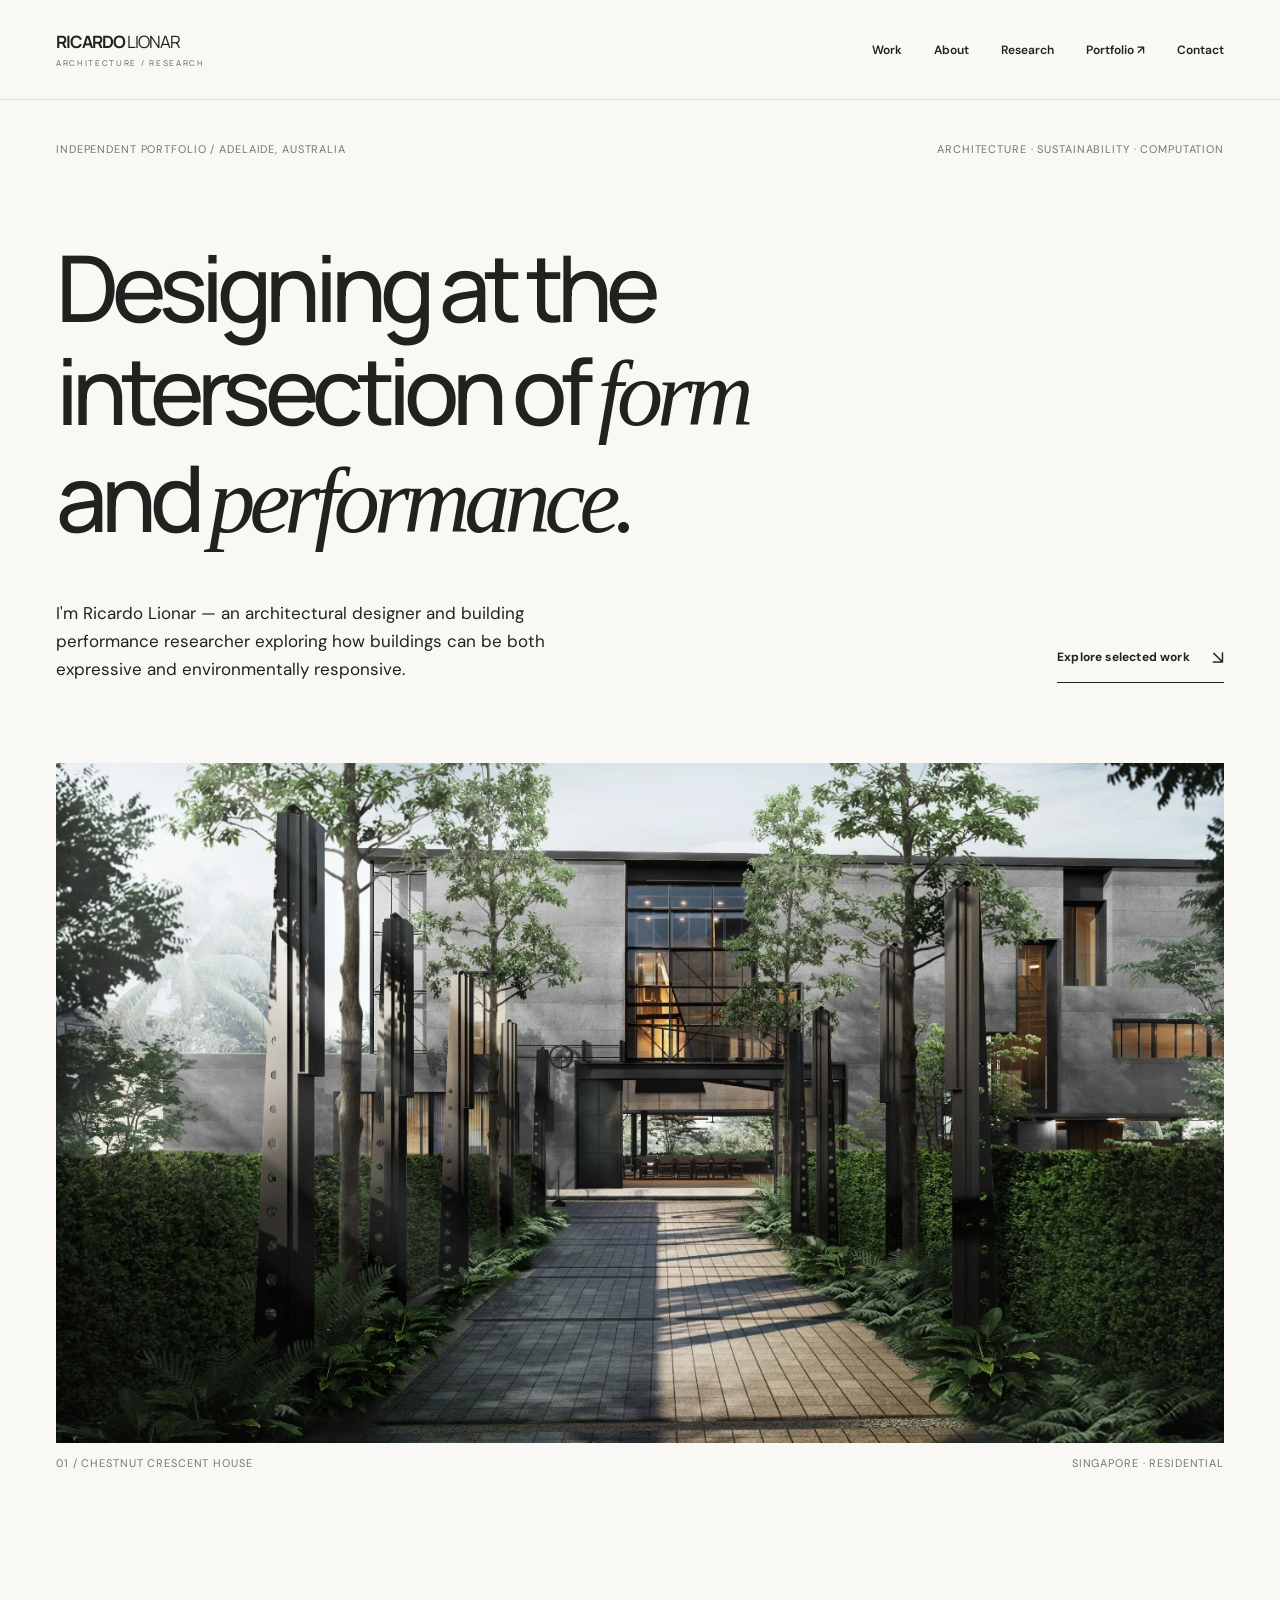
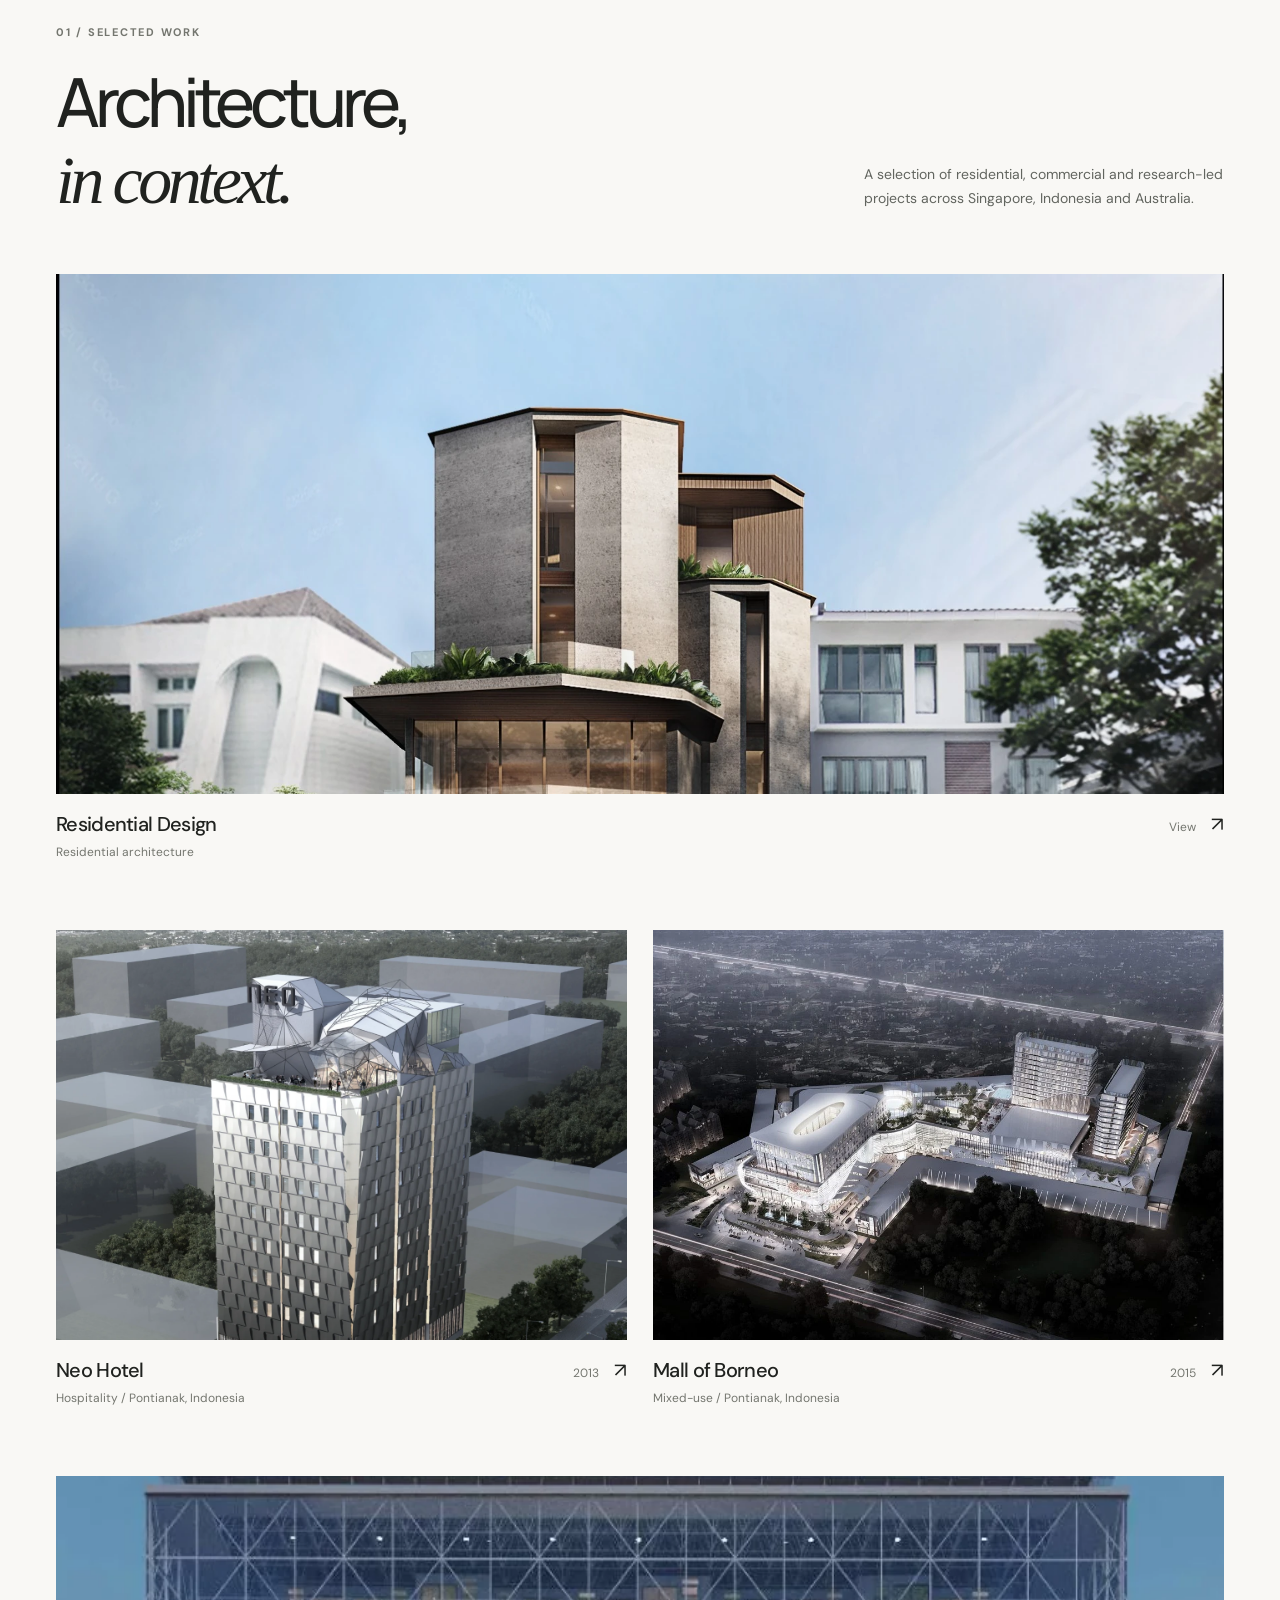
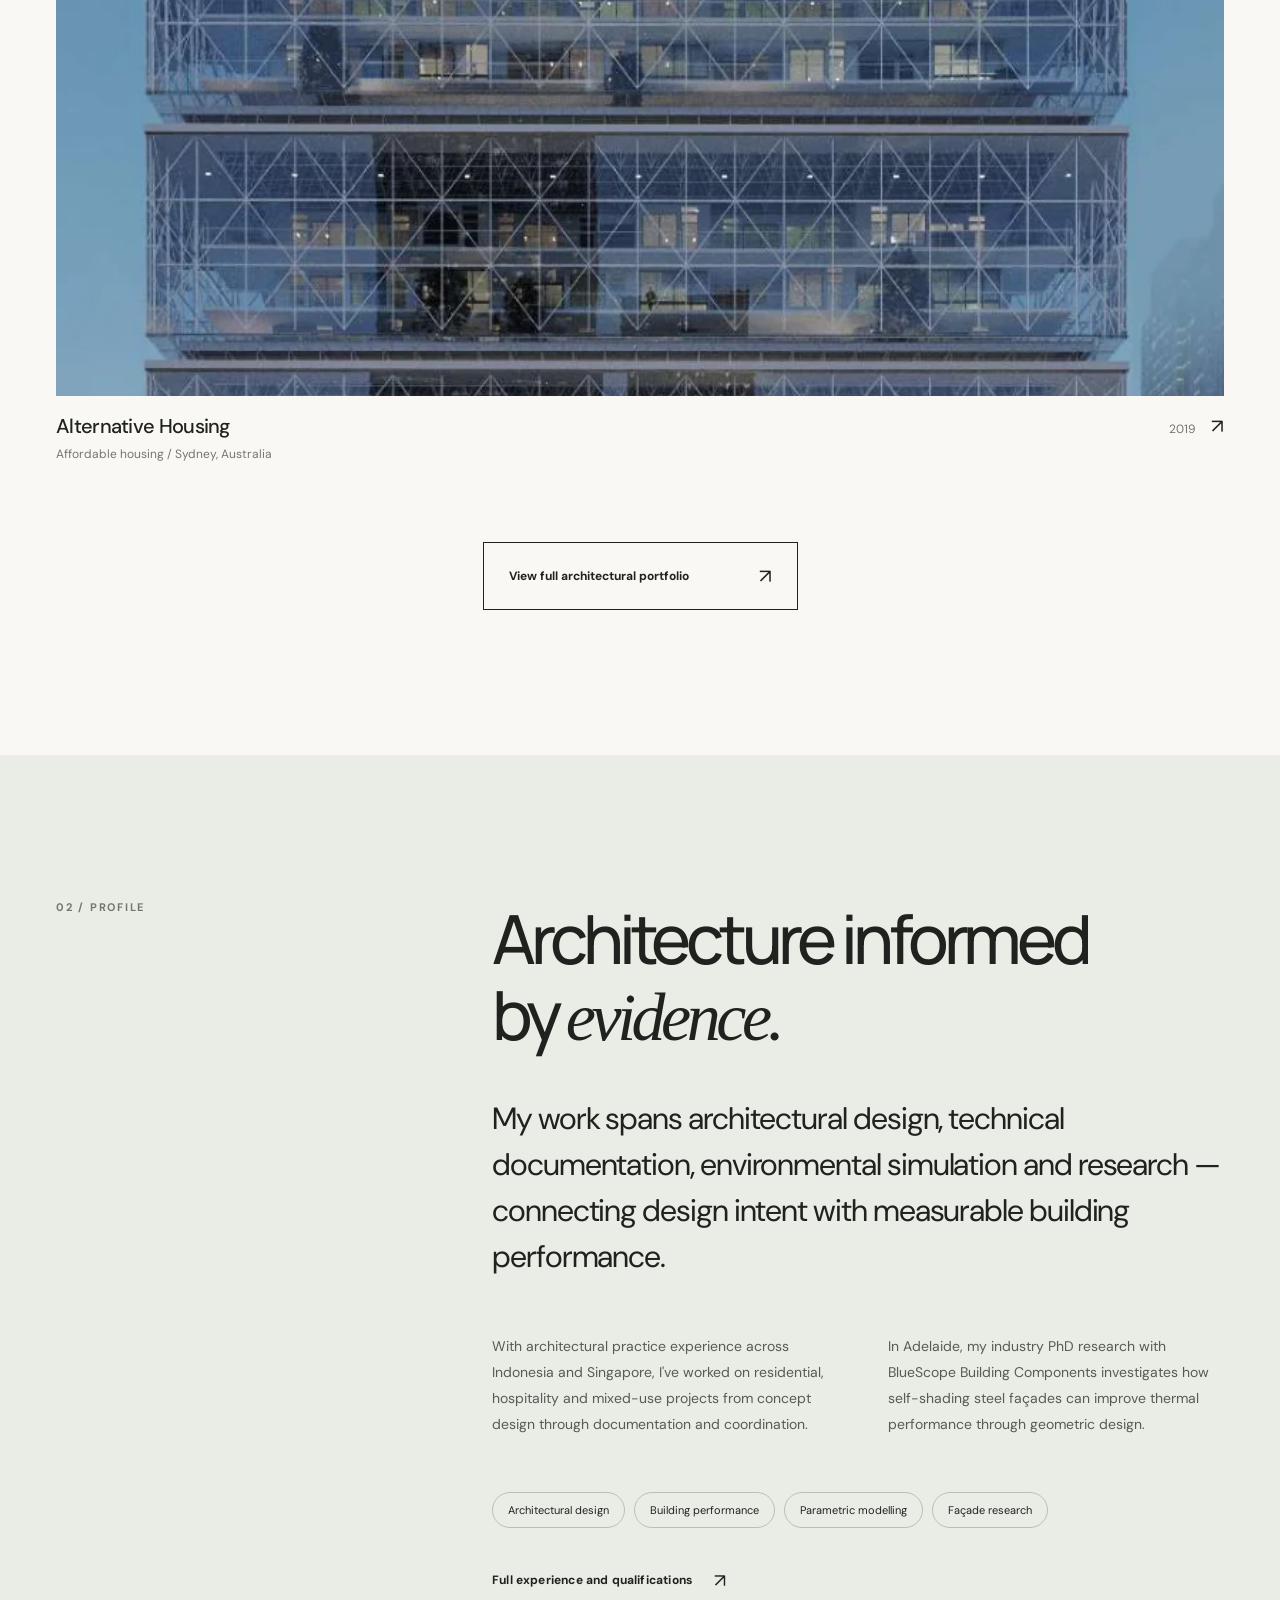
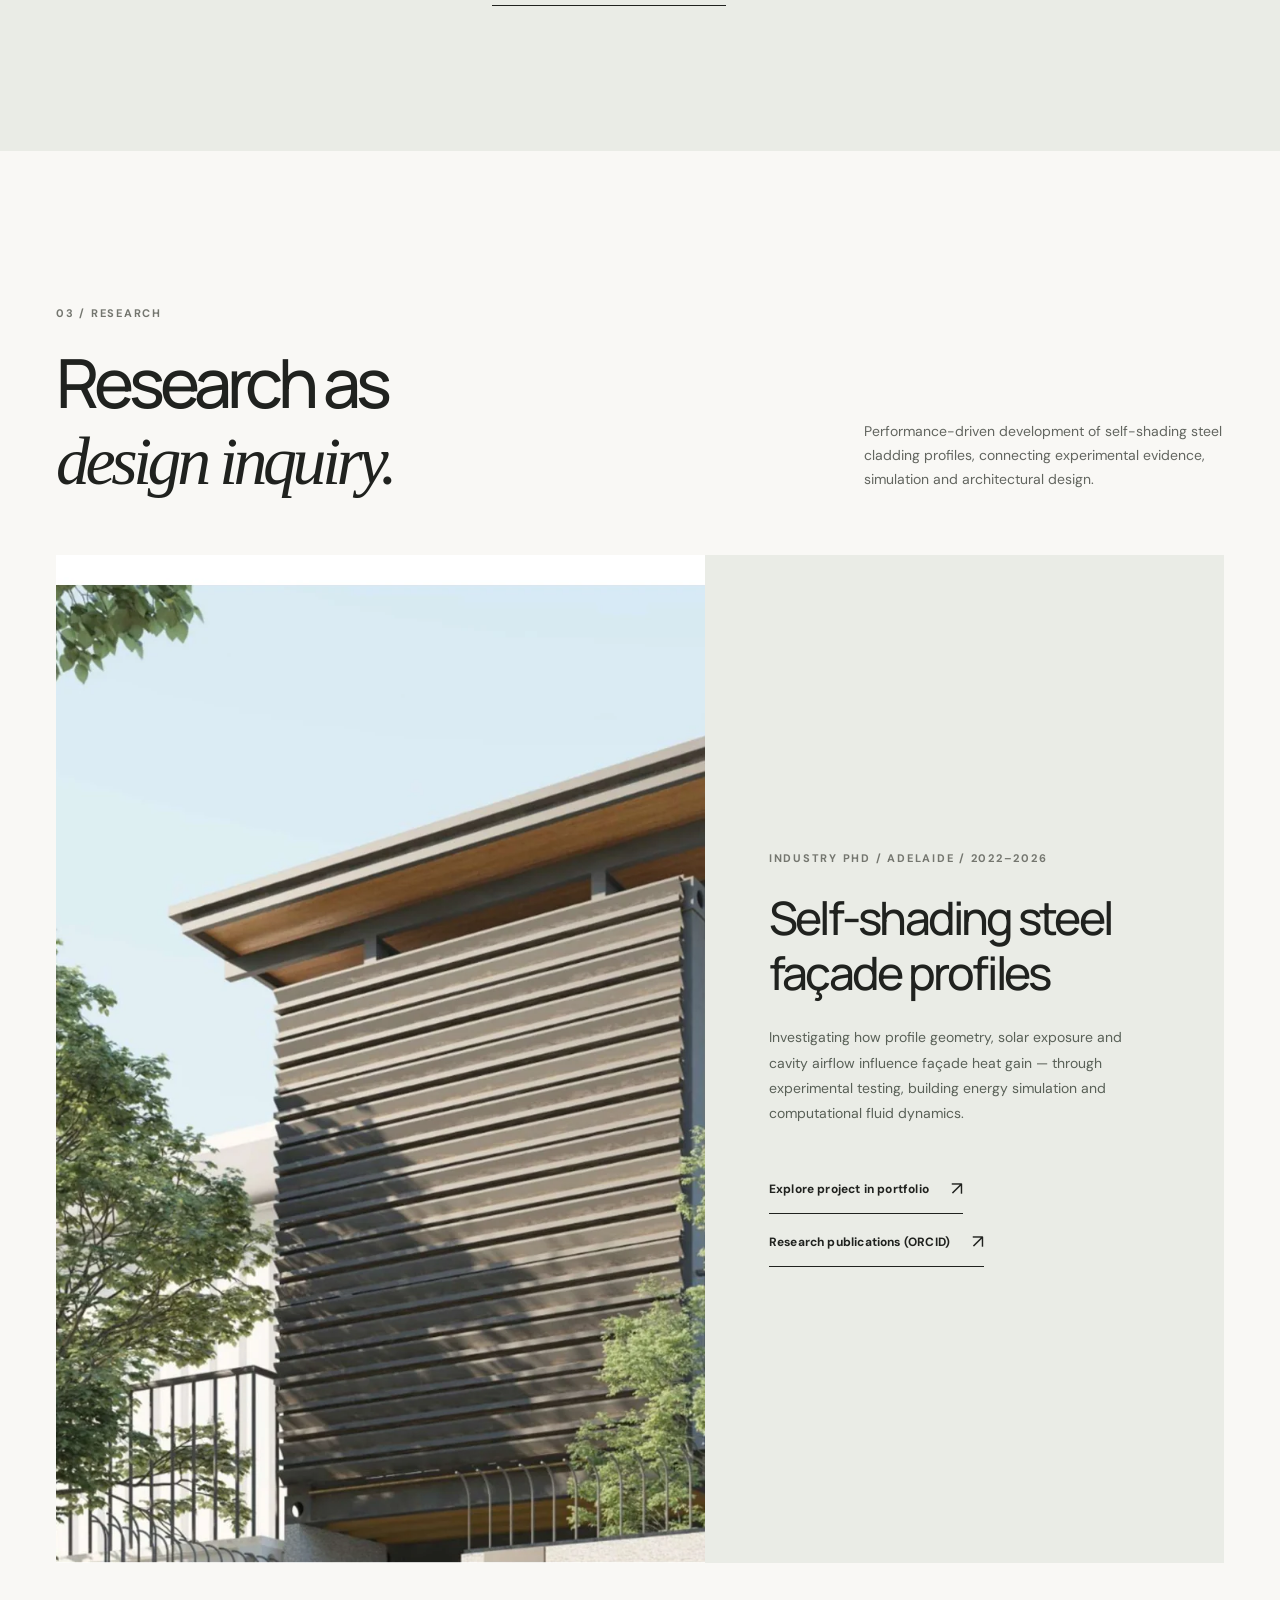
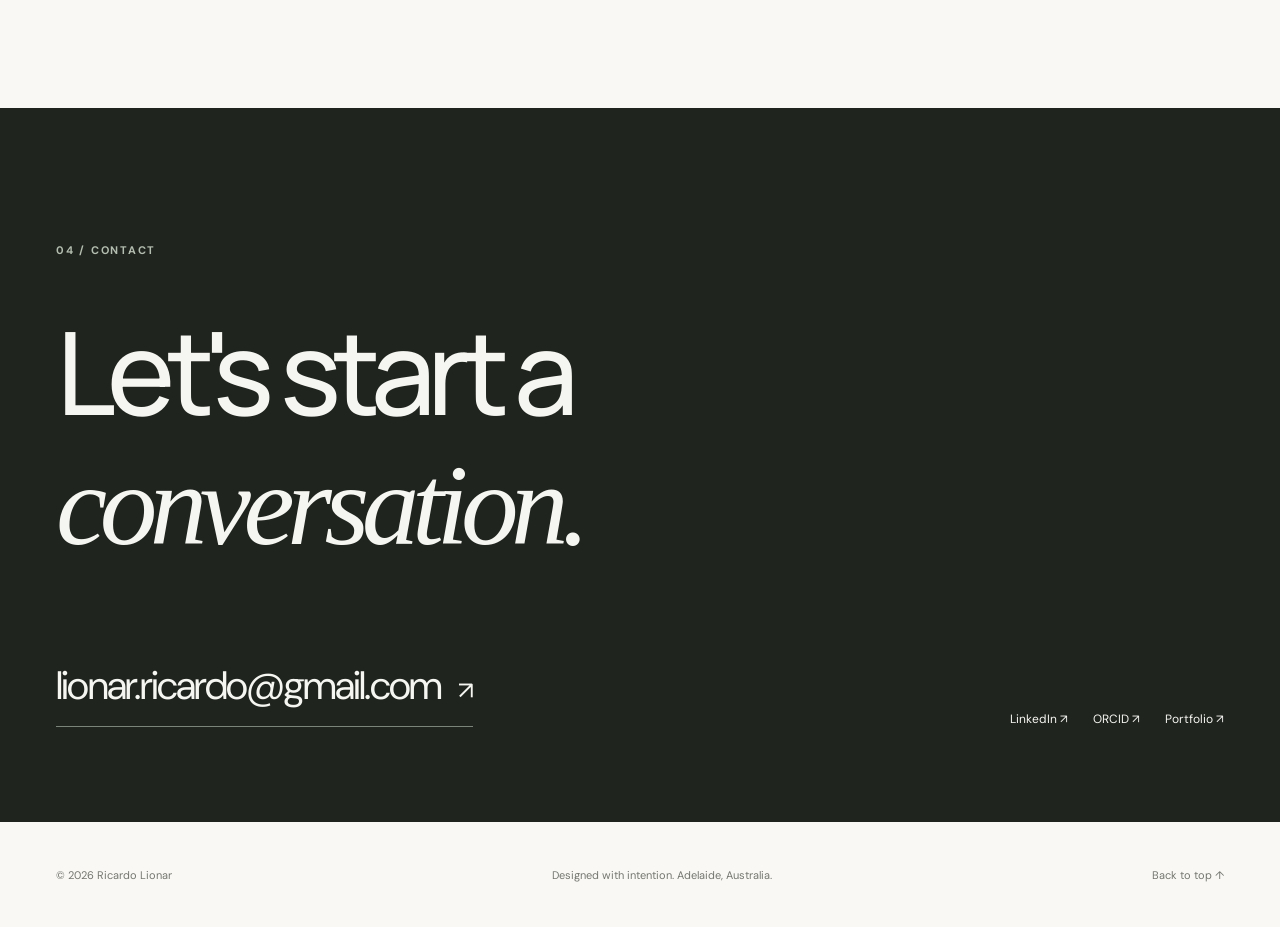
<file: index.html>
<!DOCTYPE html>

<html lang="en"><head><meta charset="utf-8"/><meta content="width=device-width,initial-scale=1" name="viewport"/><meta content="Ricardo Lionar — architecture, building performance and research. Selected architectural projects and computational design work." name="description"/><title>Ricardo Lionar — Architecture &amp; Performance</title><link href="assets/css/editorial.css" rel="stylesheet"/></head>
<body><a class="skip" href="#main">Skip to content</a><header class="site-header"><a class="brand" href="#top">RICARDO <span>LIONAR</span><small>ARCHITECTURE / RESEARCH</small></a><button aria-controls="site-nav" aria-expanded="false" aria-label="Toggle navigation" class="menu-toggle"><span></span><span></span></button><nav aria-label="Main navigation" id="site-nav"><a href="#work">Work</a><a href="#approach">About</a><a href="#research">Research</a><a href="portfolio-dflip.html" rel="noopener" target="_blank">Portfolio ↗</a><a href="#contact">Contact</a></nav></header>
<main id="main"><section class="hero wrap" id="top"><div class="hero-kicker"><span>Independent portfolio / Adelaide, Australia</span><span>Architecture · Sustainability · Computation</span></div><h1>Designing at the<br/>intersection of <em>form</em><br/>and <em>performance.</em></h1><div class="hero-bottom"><p>I'm Ricardo Lionar — an architectural designer and building performance researcher exploring how buildings can be both expressive and environmentally responsive.</p><a class="text-link" href="#work">Explore selected work <span aria-hidden="true">↘</span></a></div><figure class="hero-image"><img alt="Architectural visualisation of Chestnut Crescent House in Singapore" fetchpriority="high" src="images/projects/chestnut.webp"/><figcaption><span>01 / Chestnut Crescent House</span><span>Singapore · Residential</span></figcaption></figure></section>
<section class="work wrap" id="work"><div class="section-head"><div><span class="eyebrow">01 / Selected work</span><h2>Architecture,<br/><i>in context.</i></h2></div><p>A selection of residential, commercial and research-led projects across Singapore, Indonesia and Australia.</p></div><div class="project-grid">
<a class="project project-wide" href="portfolio-dflip.html"><div class="project-image"><img alt="Contemporary residential design exterior rendering" loading="lazy" src="images/projects/residential-design.webp"/></div><div class="project-meta"><div><h3>Residential Design</h3><p>Residential architecture</p></div><span>View <b>↗</b></span></div></a>
<a class="project" href="portfolio-dflip.html"><div class="project-image"><img alt="Neo Hotel architectural rendering" loading="lazy" src="images/projects/neo-hotel.webp"/></div><div class="project-meta"><div><h3>Neo Hotel</h3><p>Hospitality / Pontianak, Indonesia</p></div><span>2013 <b>↗</b></span></div></a>
<a class="project" href="portfolio-dflip.html"><div class="project-image"><img alt="Mall of Borneo mixed-use architectural rendering" loading="lazy" src="images/projects/mall-borneo.webp"/></div><div class="project-meta"><div><h3>Mall of Borneo</h3><p>Mixed-use / Pontianak, Indonesia</p></div><span>2015 <b>↗</b></span></div></a>
<a class="project project-wide" href="portfolio-dflip.html"><div class="project-image"><img alt="Alternative Housing design visualisation" loading="lazy" src="images/projects/alternative-housing.webp"/></div><div class="project-meta"><div><h3>Alternative Housing</h3><p>Affordable housing / Sydney, Australia</p></div><span>2019 <b>↗</b></span></div></a></div><div class="more-work"><a class="outline-link" href="portfolio-dflip.html">View full architectural portfolio <span>↗</span></a></div></section>
<section class="about" id="approach"><div class="wrap about-grid"><span class="eyebrow">02 / Profile</span><div><h2>Architecture informed<br/>by <i>evidence.</i></h2><p class="about-lead">My work spans architectural design, technical documentation, environmental simulation and research — connecting design intent with measurable building performance.</p><div class="about-columns"><p>With architectural practice experience across Indonesia and Singapore, I've worked on residential, hospitality and mixed-use projects from concept design through documentation and coordination.</p><p>In Adelaide, my industry PhD research with BlueScope Building Components investigates how self-shading steel façades can improve thermal performance through geometric design.</p></div><div class="tags"><span>Architectural design</span><span>Building performance</span><span>Parametric modelling</span><span>Façade research</span></div><a class="text-link" href="resume.html">Full experience and qualifications <span>↗</span></a></div></div></section>
<section class="research wrap" id="research"><div class="section-head"><div><span class="eyebrow">03 / Research</span><h2>Research as<br/><i>design inquiry.</i></h2></div><p>Performance-driven development of self-shading steel cladding profiles, connecting experimental evidence, simulation and architectural design.</p></div><div class="research-feature"><div class="research-image"><img alt="Self-shading steel façade profile research visualisation" loading="lazy" src="images/projects/self-shading.webp"/></div><div class="research-copy"><span class="eyebrow">Industry PhD / Adelaide / 2022–2026</span><h3>Self-shading steel façade profiles</h3><p>Investigating how profile geometry, solar exposure and cavity airflow influence façade heat gain — through experimental testing, building energy simulation and computational fluid dynamics.</p><a class="text-link" href="portfolio-dflip.html">Explore project in portfolio <span>↗</span></a><a class="text-link" href="https://orcid.org/0000-0003-0054-9637" rel="noopener" target="_blank">Research publications (ORCID) <span>↗</span></a></div></div></section>
<section class="contact" id="contact"><div class="wrap"><span class="eyebrow">04 / Contact</span><h2>Let's start a<br/><i>conversation.</i></h2><div class="contact-bottom"><a class="contact-mail" href="mailto:lionar.ricardo@gmail.com">lionar.ricardo@gmail.com <span>↗</span></a><div class="contact-links"><a href="https://www.linkedin.com/in/ricardo-lionar-20991961/" rel="noopener" target="_blank">LinkedIn ↗</a><a href="https://orcid.org/0000-0003-0054-9637" rel="noopener" target="_blank">ORCID ↗</a><a href="portfolio-dflip.html">Portfolio ↗</a></div></div></div></section></main><footer class="footer wrap"><span>© <span id="year">2026</span> Ricardo Lionar</span><span>Designed with intention. Adelaide, Australia.</span><a href="#top">Back to top ↑</a></footer><script src="assets/js/editorial.js"></script></body></html>
</file>
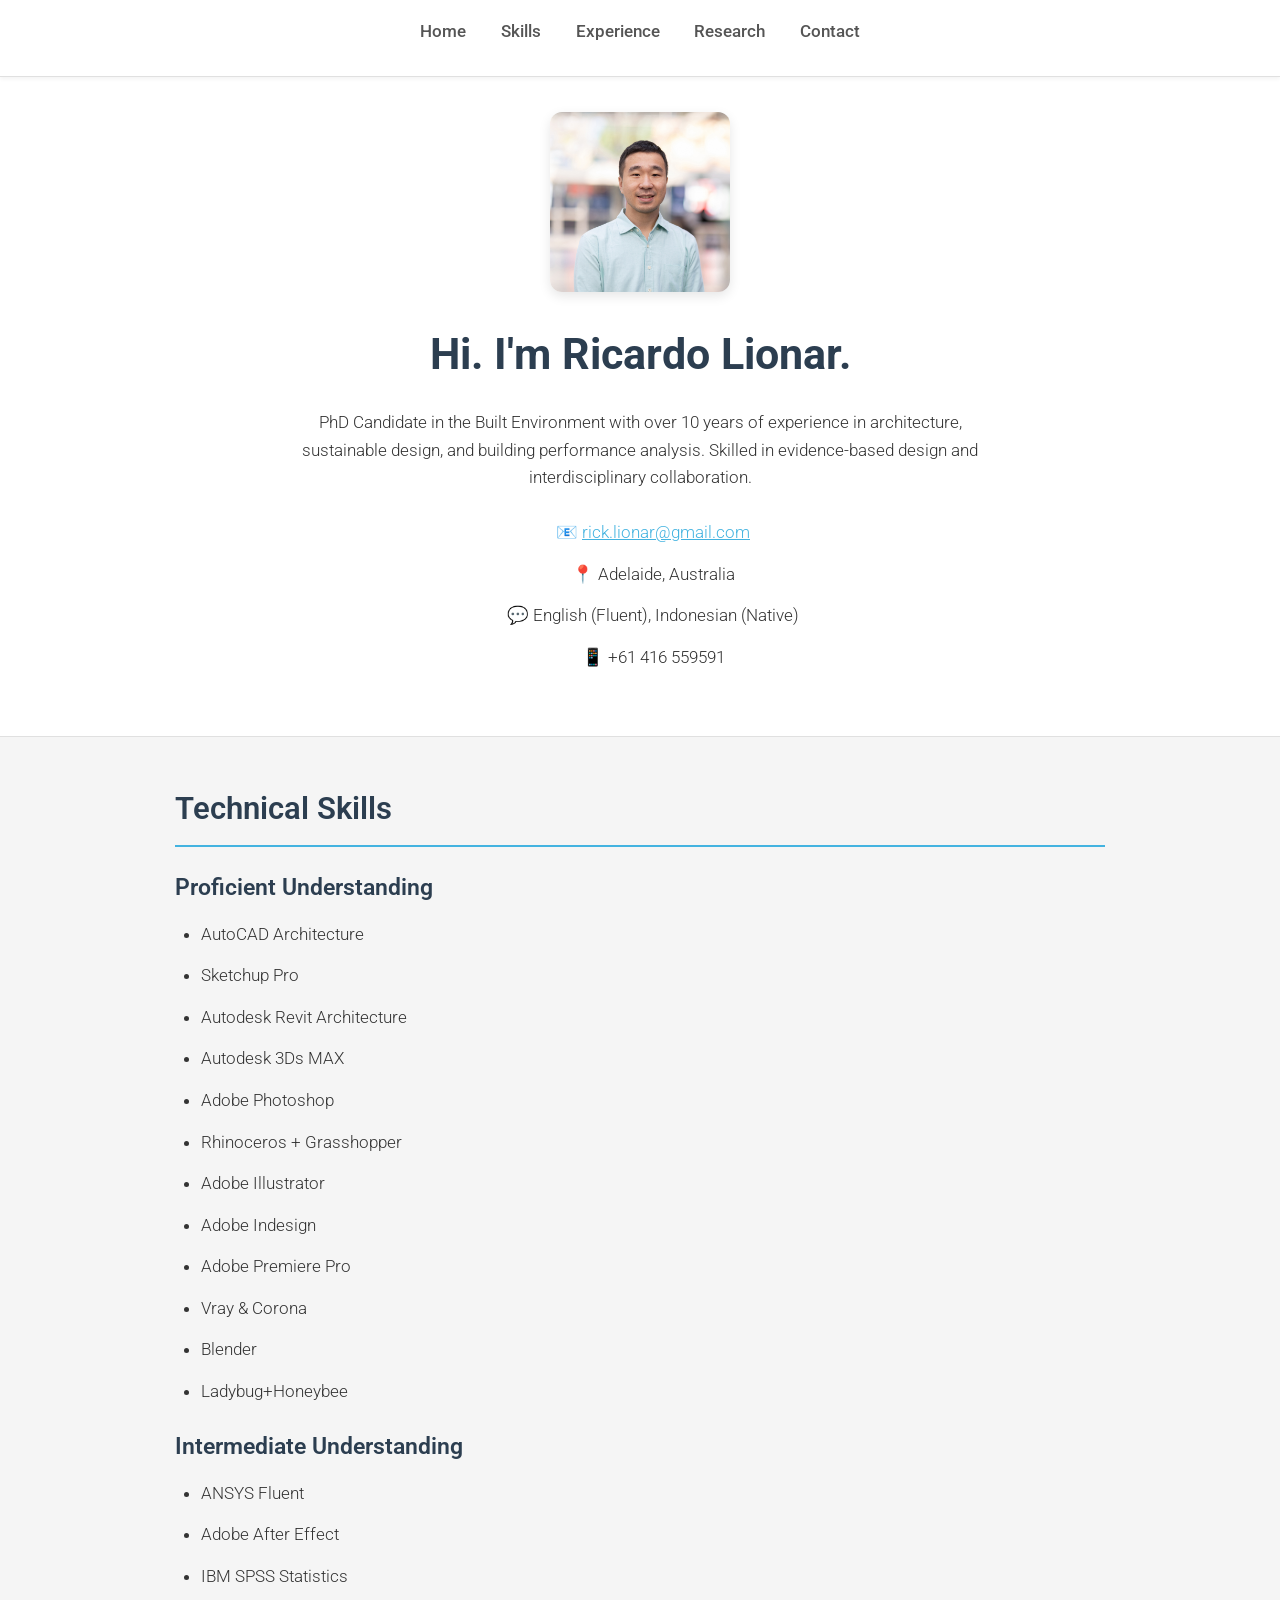
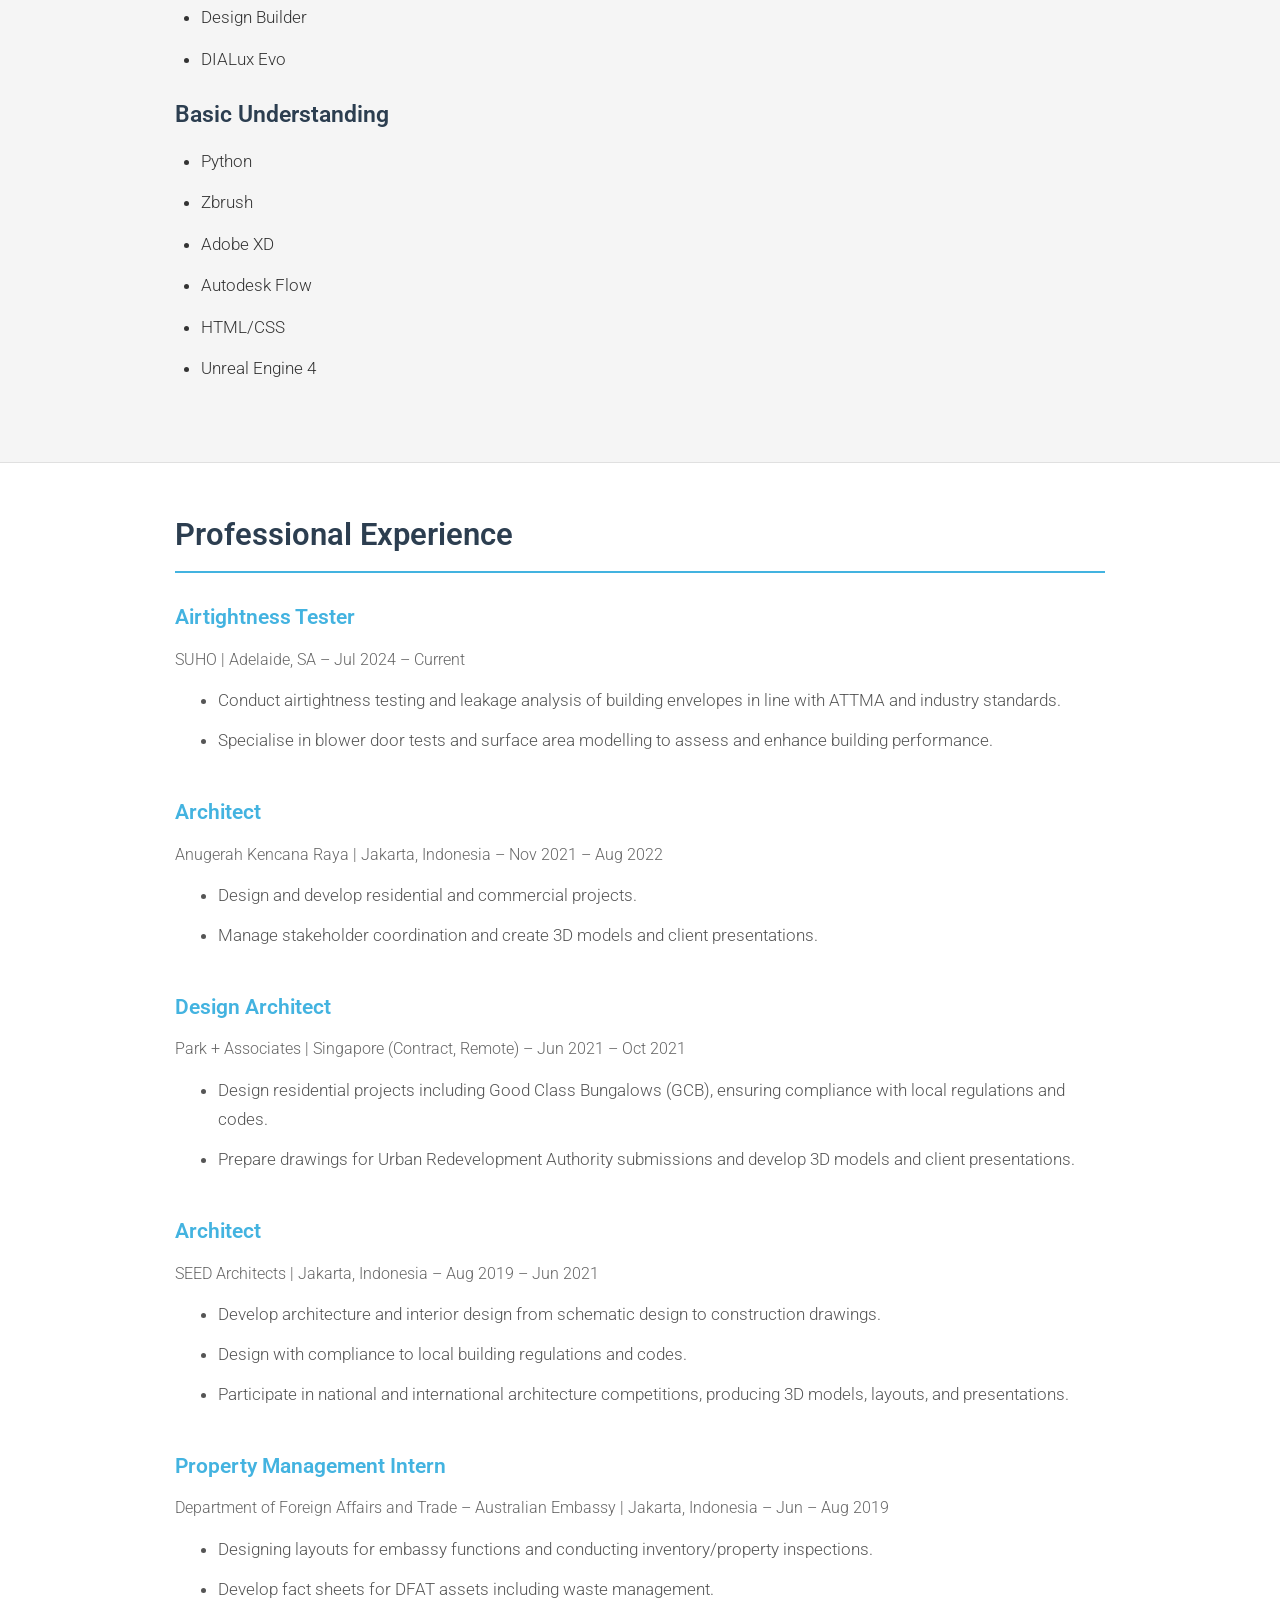
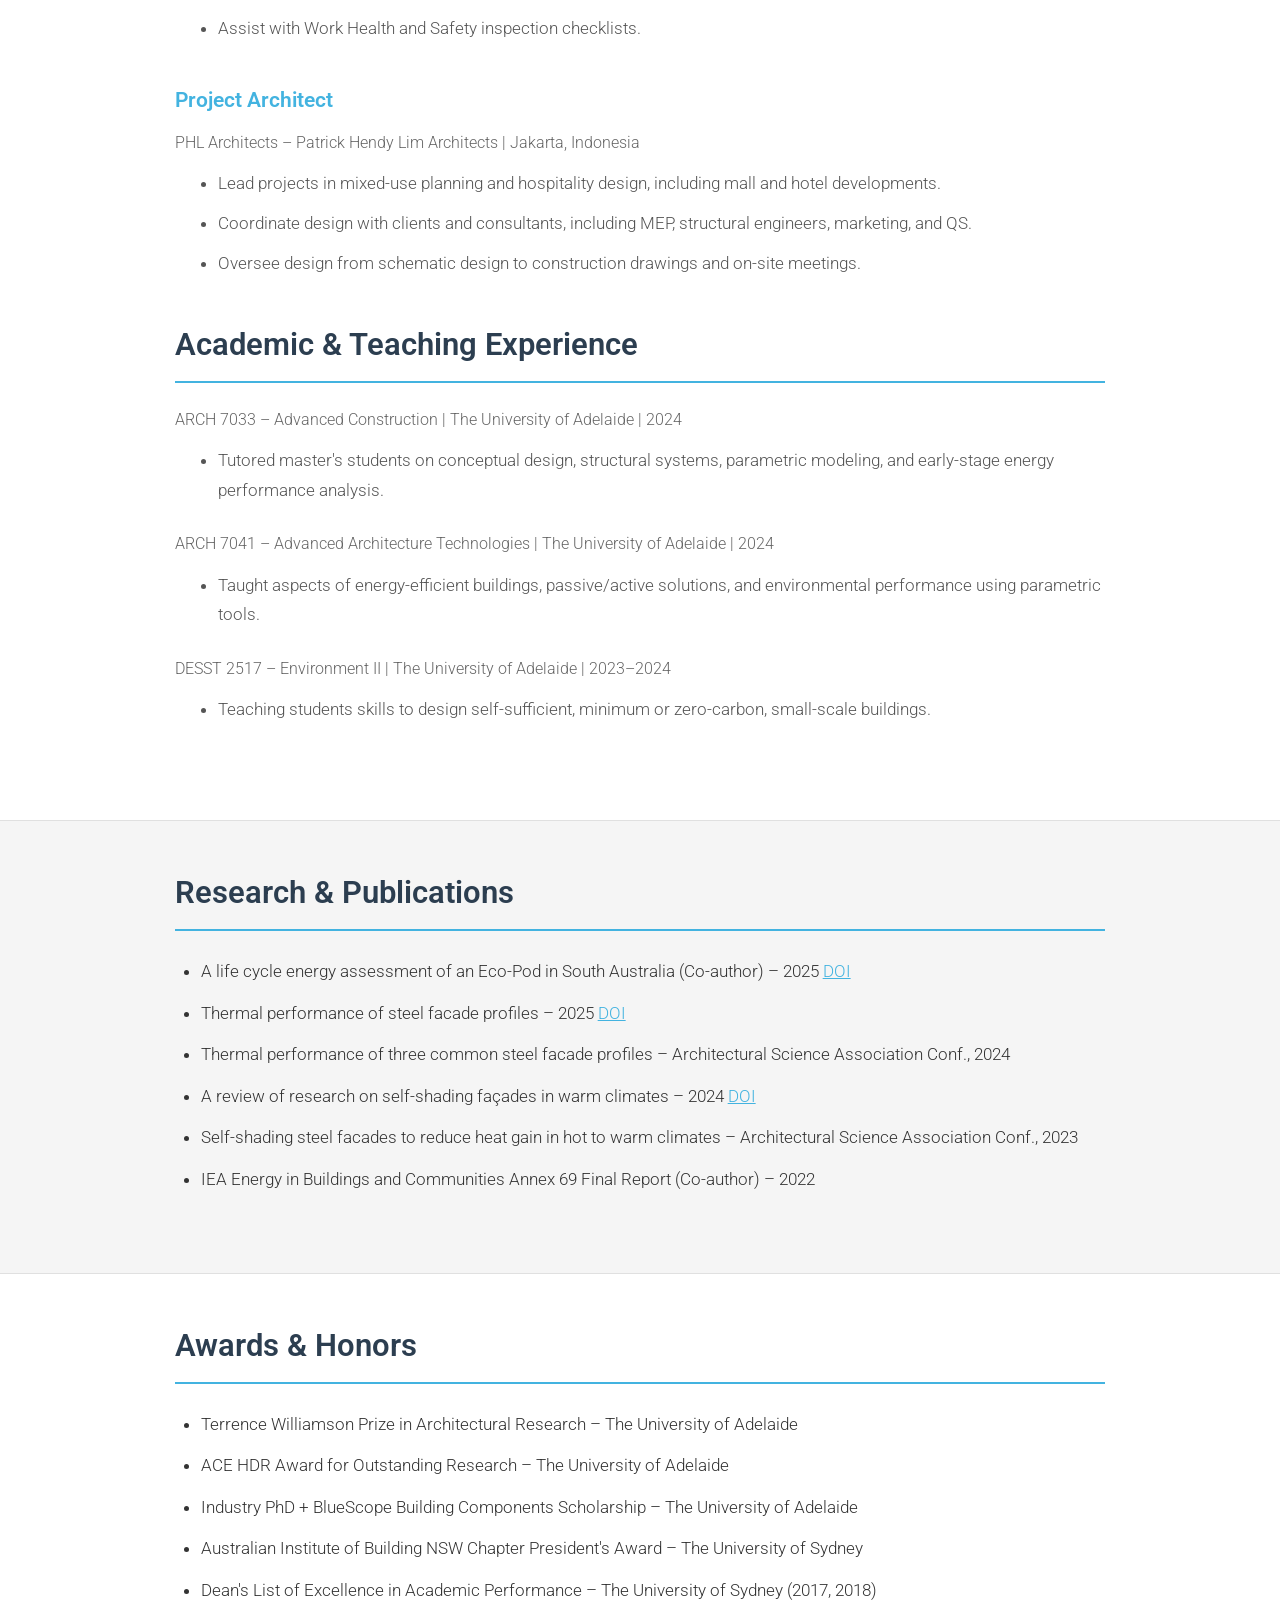
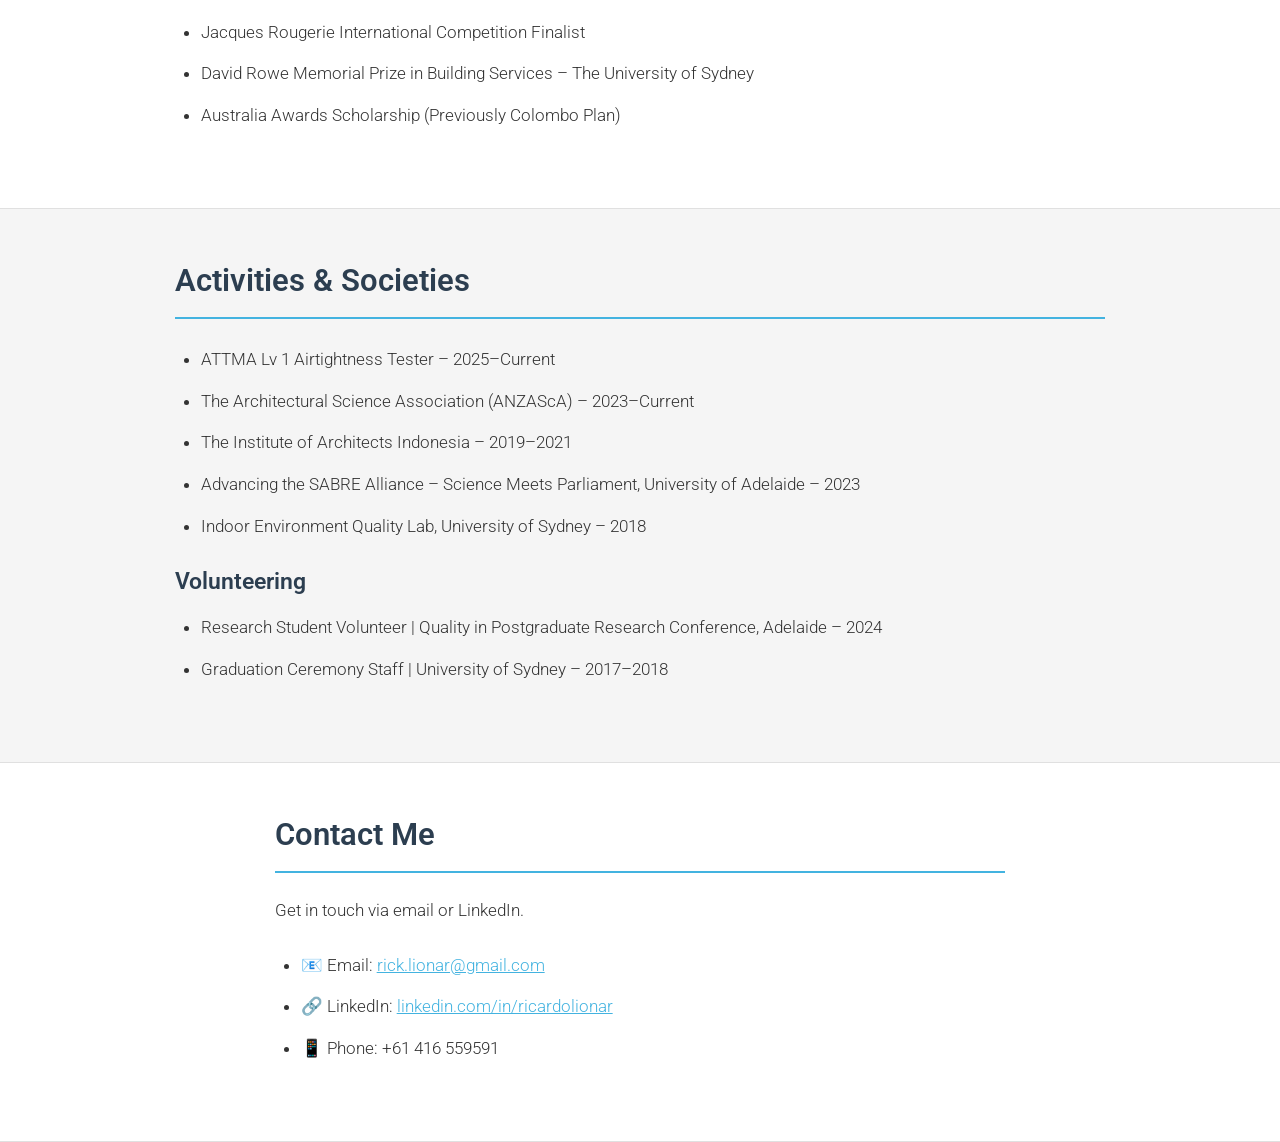
<file: index-backup.html>
<!DOCTYPE HTML>
<html>
<head>
    <title>Ricardo Lionar | PhD Candidate & Architect</title>
    <meta charset="utf-8" />
    <meta name="viewport" content="width=device-width, initial-scale=1, user-scalable=no" />
    <link rel="stylesheet" href="assets/css/main.css" />
</head>
<body class="is-preload">

<!-- Nav -->
<nav id="nav">
    <ul class="container">
        <li><a href="#top">Home</a></li>
        <li><a href="#skills">Skills</a></li>
        <li><a href="#experience">Experience</a></li>
        <li><a href="#research">Research</a></li>
        <li><a href="#contact">Contact</a></li>
    </ul>
</nav>

<!-- Home -->
<article id="top" class="wrapper style1">
    <div class="container">
        <div style="text-align: center; margin-bottom: 2em;">
            <span class="image fit"><img src="images/pic00.jpg" alt="Ricardo Lionar" /></span>
        </div>
        <div style="text-align: center;">
            <header>
                <h1>Hi. I'm <strong>Ricardo Lionar</strong>.</h1>
            </header>
            <p style="max-width: 700px; margin: 0 auto 1.5em;">PhD Candidate in the Built Environment with over 10 years of experience in architecture, sustainable design, and building performance analysis. Skilled in evidence-based design and interdisciplinary collaboration.</p>
            <ul style="list-style: none; max-width: 500px; margin: 0 auto;">
                <li>📧 <a href="mailto:rick.lionar@gmail.com">rick.lionar@gmail.com</a></li>
                <li>📍 Adelaide, Australia</li>
                <li>💬 English (Fluent), Indonesian (Native)</li>
                <li>📱 +61 416 559591</li>
            </ul>
        </div>
    </div>
</article>

<!-- Technical Skills -->
<article id="skills" class="wrapper style2">
    <div class="container">
        <header>
            <h2>Technical Skills</h2>
        </header>
        <h3>Proficient Understanding</h3>
        <ul>
            <li>AutoCAD Architecture</li>
            <li>Sketchup Pro</li>
            <li>Autodesk Revit Architecture</li>
            <li>Autodesk 3Ds MAX</li>
            <li>Adobe Photoshop</li>
            <li>Rhinoceros + Grasshopper</li>
            <li>Adobe Illustrator</li>
            <li>Adobe Indesign</li>
            <li>Adobe Premiere Pro</li>
            <li>Vray & Corona</li>
            <li>Blender</li>
            <li>Ladybug+Honeybee</li>
        </ul>

        <h3>Intermediate Understanding</h3>
        <ul>
            <li>ANSYS Fluent</li>
            <li>Adobe After Effect</li>
            <li>IBM SPSS Statistics</li>
            <li>Design Builder</li>
            <li>DIALux Evo</li>
        </ul>

        <h3>Basic Understanding</h3>
        <ul>
            <li>Python</li>
            <li>Zbrush</li>
            <li>Adobe XD</li>
            <li>Autodesk Flow</li>
            <li>HTML/CSS</li>
            <li>Unreal Engine 4</li>
        </ul>
    </div>
</article>

<!-- Professional Experience -->
<article id="experience" class="wrapper style3">
    <div class="container">
        <header>
            <h2>Professional Experience</h2>
        </header>

        <section>
            <h3>Airtightness Tester</h3>
            <p>SUHO | Adelaide, SA – Jul 2024 – Current</p>
            <ul>
                <li>Conduct airtightness testing and leakage analysis of building envelopes in line with ATTMA and industry standards.</li>
                <li>Specialise in blower door tests and surface area modelling to assess and enhance building performance.</li>
            </ul>
        </section>

        <section>
            <h3>Architect</h3>
            <p>Anugerah Kencana Raya | Jakarta, Indonesia – Nov 2021 – Aug 2022</p>
            <ul>
                <li>Design and develop residential and commercial projects.</li>
                <li>Manage stakeholder coordination and create 3D models and client presentations.</li>
            </ul>
        </section>

        <section>
            <h3>Design Architect</h3>
            <p>Park + Associates | Singapore (Contract, Remote) – Jun 2021 – Oct 2021</p>
            <ul>
                <li>Design residential projects including Good Class Bungalows (GCB), ensuring compliance with local regulations and codes.</li>
                <li>Prepare drawings for Urban Redevelopment Authority submissions and develop 3D models and client presentations.</li>
            </ul>
        </section>

        <section>
            <h3>Architect</h3>
            <p>SEED Architects | Jakarta, Indonesia – Aug 2019 – Jun 2021</p>
            <ul>
                <li>Develop architecture and interior design from schematic design to construction drawings.</li>
                <li>Design with compliance to local building regulations and codes.</li>
                <li>Participate in national and international architecture competitions, producing 3D models, layouts, and presentations.</li>
            </ul>
        </section>

        <section>
            <h3>Property Management Intern</h3>
            <p>Department of Foreign Affairs and Trade – Australian Embassy | Jakarta, Indonesia – Jun – Aug 2019</p>
            <ul>
                <li>Designing layouts for embassy functions and conducting inventory/property inspections.</li>
                <li>Develop fact sheets for DFAT assets including waste management.</li>
                <li>Assist with Work Health and Safety inspection checklists.</li>
            </ul>
        </section>

        <section>
            <h3>Project Architect</h3>
            <p>PHL Architects – Patrick Hendy Lim Architects | Jakarta, Indonesia</p>
            <ul>
                <li>Lead projects in mixed-use planning and hospitality design, including mall and hotel developments.</li>
                <li>Coordinate design with clients and consultants, including MEP, structural engineers, marketing, and QS.</li>
                <li>Oversee design from schematic design to construction drawings and on-site meetings.</li>
            </ul>
        </section>

        <!-- Academic / Teaching Experience -->
        <h2>Academic & Teaching Experience</h2>
        <section>
            <p>ARCH 7033 – Advanced Construction | The University of Adelaide | 2024</p>
            <ul>
                <li>Tutored master's students on conceptual design, structural systems, parametric modeling, and early-stage energy performance analysis.</li>
            </ul>

            <p>ARCH 7041 – Advanced Architecture Technologies | The University of Adelaide | 2024</p>
            <ul>
                <li>Taught aspects of energy-efficient buildings, passive/active solutions, and environmental performance using parametric tools.</li>
            </ul>

            <p>DESST 2517 – Environment II | The University of Adelaide | 2023–2024</p>
            <ul>
                <li>Teaching students skills to design self-sufficient, minimum or zero-carbon, small-scale buildings.</li>
            </ul>
        </section>
    </div>
</article>

<!-- Research & Publications -->
<article id="research" class="wrapper style4">
    <div class="container">
        <header>
            <h2>Research & Publications</h2>
        </header>
        <ul>
            <li>A life cycle energy assessment of an Eco-Pod in South Australia (Co-author) – 2025 <a href="https://doi.org/10.65388/KDK2805">DOI</a></li>
            <li>Thermal performance of steel facade profiles – 2025 <a href="https://doi.org/10.1016/j.enbuild.2024.114203">DOI</a></li>
            <li>Thermal performance of three common steel facade profiles – Architectural Science Association Conf., 2024</li>
            <li>A review of research on self-shading façades in warm climates – 2024 <a href="https://doi.org/10.1016/j.enbuild.2024.114203">DOI</a></li>
            <li>Self-shading steel facades to reduce heat gain in hot to warm climates – Architectural Science Association Conf., 2023</li>
            <li>IEA Energy in Buildings and Communities Annex 69 Final Report (Co-author) – 2022</li>
        </ul>
    </div>
</article>

<!-- Awards & Honors -->
<article id="awards" class="wrapper style3">
    <div class="container">
        <header>
            <h2>Awards & Honors</h2>
        </header>
        <ul>
            <li>Terrence Williamson Prize in Architectural Research – The University of Adelaide</li>
            <li>ACE HDR Award for Outstanding Research – The University of Adelaide</li>
            <li>Industry PhD + BlueScope Building Components Scholarship – The University of Adelaide</li>
            <li>Australian Institute of Building NSW Chapter President's Award – The University of Sydney</li>
            <li>Dean's List of Excellence in Academic Performance – The University of Sydney (2017, 2018)</li>
            <li>Jacques Rougerie International Competition Finalist</li>
            <li>David Rowe Memorial Prize in Building Services – The University of Sydney</li>
            <li>Australia Awards Scholarship (Previously Colombo Plan)</li>
        </ul>
    </div>
</article>

<!-- Activities & Societies -->
<article id="activities" class="wrapper style4">
    <div class="container">
        <header>
            <h2>Activities & Societies</h2>
        </header>
        <ul>
            <li>ATTMA Lv 1 Airtightness Tester – 2025–Current</li>
            <li>The Architectural Science Association (ANZAScA) – 2023–Current</li>
            <li>The Institute of Architects Indonesia – 2019–2021</li>
            <li>Advancing the SABRE Alliance – Science Meets Parliament, University of Adelaide – 2023</li>
            <li>Indoor Environment Quality Lab, University of Sydney – 2018</li>
        </ul>
        <h3>Volunteering</h3>
        <ul>
            <li>Research Student Volunteer | Quality in Postgraduate Research Conference, Adelaide – 2024</li>
            <li>Graduation Ceremony Staff | University of Sydney – 2017–2018</li>
        </ul>
    </div>
</article>

<!-- Contact -->
<article id="contact" class="wrapper style1">
    <div class="container medium">
        <header>
            <h2>Contact Me</h2>
            <p>Get in touch via email or LinkedIn.</p>
        </header>
        <ul>
            <li>📧 Email: <a href="mailto:rick.lionar@gmail.com">rick.lionar@gmail.com</a></li>
            <li>🔗 LinkedIn: <a href="https://www.linkedin.com/in/ricardolionar/">linkedin.com/in/ricardolionar</a></li>
            <li>📱 Phone: +61 416 559591</li>
        </ul>
    </div>
</article>

<!-- Scripts -->
<script src="assets/js/jquery.min.js"></script>
<script src="assets/js/jquery.scrolly.min.js"></script>
<script src="assets/js/browser.min.js"></script>
<script src="assets/js/breakpoints.min.js"></script>
<script src="assets/js/util.js"></script>
<script src="assets/js/main.js"></script>

</body>
</html>
</file>
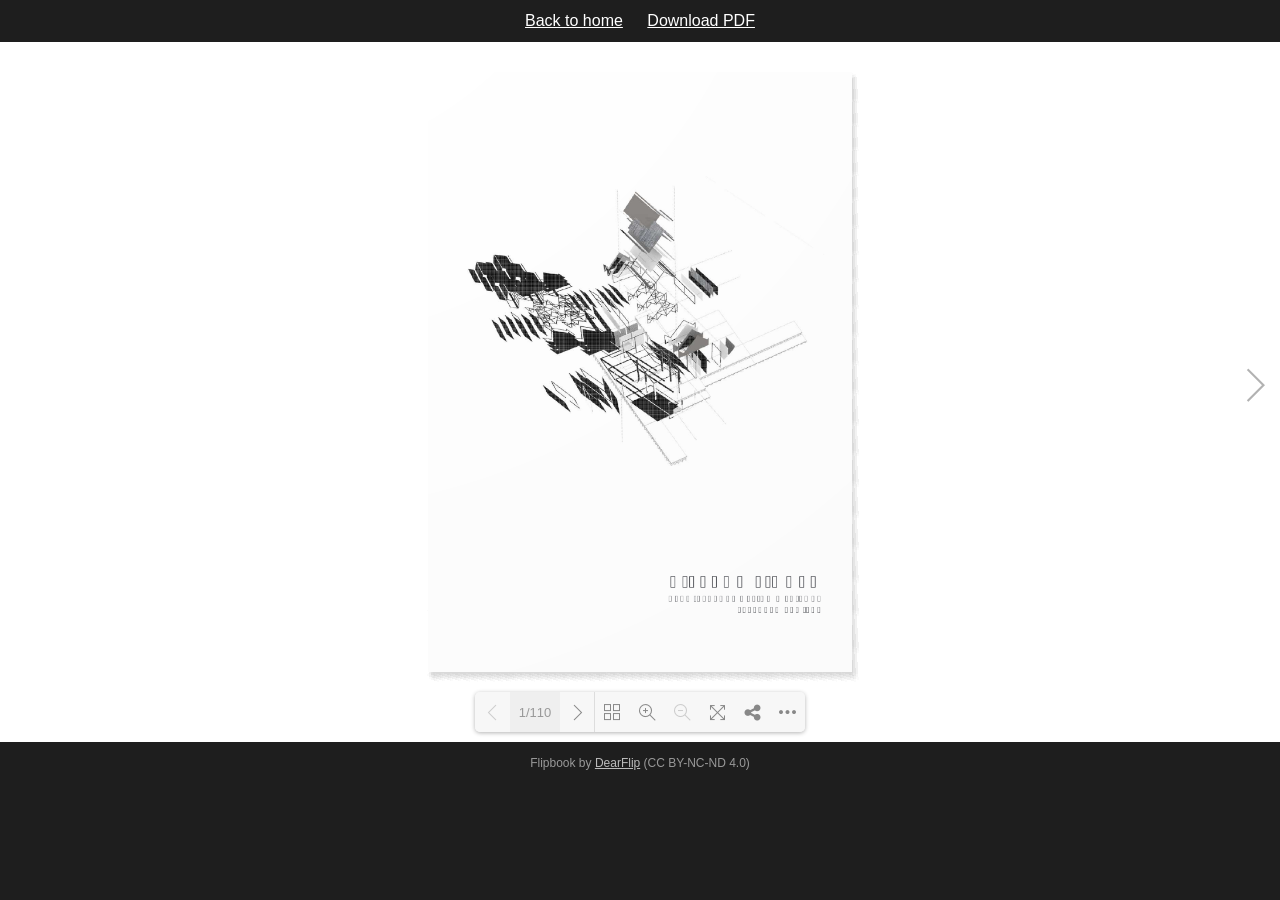
<file: portfolio-dflip.html>
<!DOCTYPE html>
<html lang="en">
<head>
<meta charset="utf-8">
<meta http-equiv="X-UA-Compatible" content="IE=edge">
<meta name="viewport" content="width=device-width, initial-scale=1.0">
<title>Portfolio</title>

<link href="dflip/css/dflip.min.css" rel="stylesheet" type="text/css">
<link href="dflip/css/themify-icons.min.css" rel="stylesheet" type="text/css">

<style>
  body { margin: 0; background: #1e1e1e; color: #ddd; font-family: sans-serif; text-align: center; }
  #top { padding: 12px; }
  #top a { color: #fff; margin: 0 10px; }
  #credit { padding: 14px; font-size: 12px; color: #999; }
  #credit a { color: #bbb; }
</style>
</head>
<body>

<div id="top">
  <a href="index.html">Back to home</a>
  <a href="portfolio.pdf" download>Download PDF</a>
</div>

<div class="_df_book" id="book_pdf"></div>

<div id="credit">
  Flipbook by <a href="https://github.com/dearhive/dearflip-jquery-flipbook" target="_blank">DearFlip</a>
  (CC BY-NC-ND 4.0)
</div>

<script>
  var option_book_pdf = {
    source: 'portfolio.pdf',
    webgl: true,
    height: 700
  };
</script>
<script src="dflip/js/libs/jquery.min.js" type="text/javascript"></script>
<script src="dflip/js/dflip.min.js" type="text/javascript"></script>

</body>
</html>
</file>
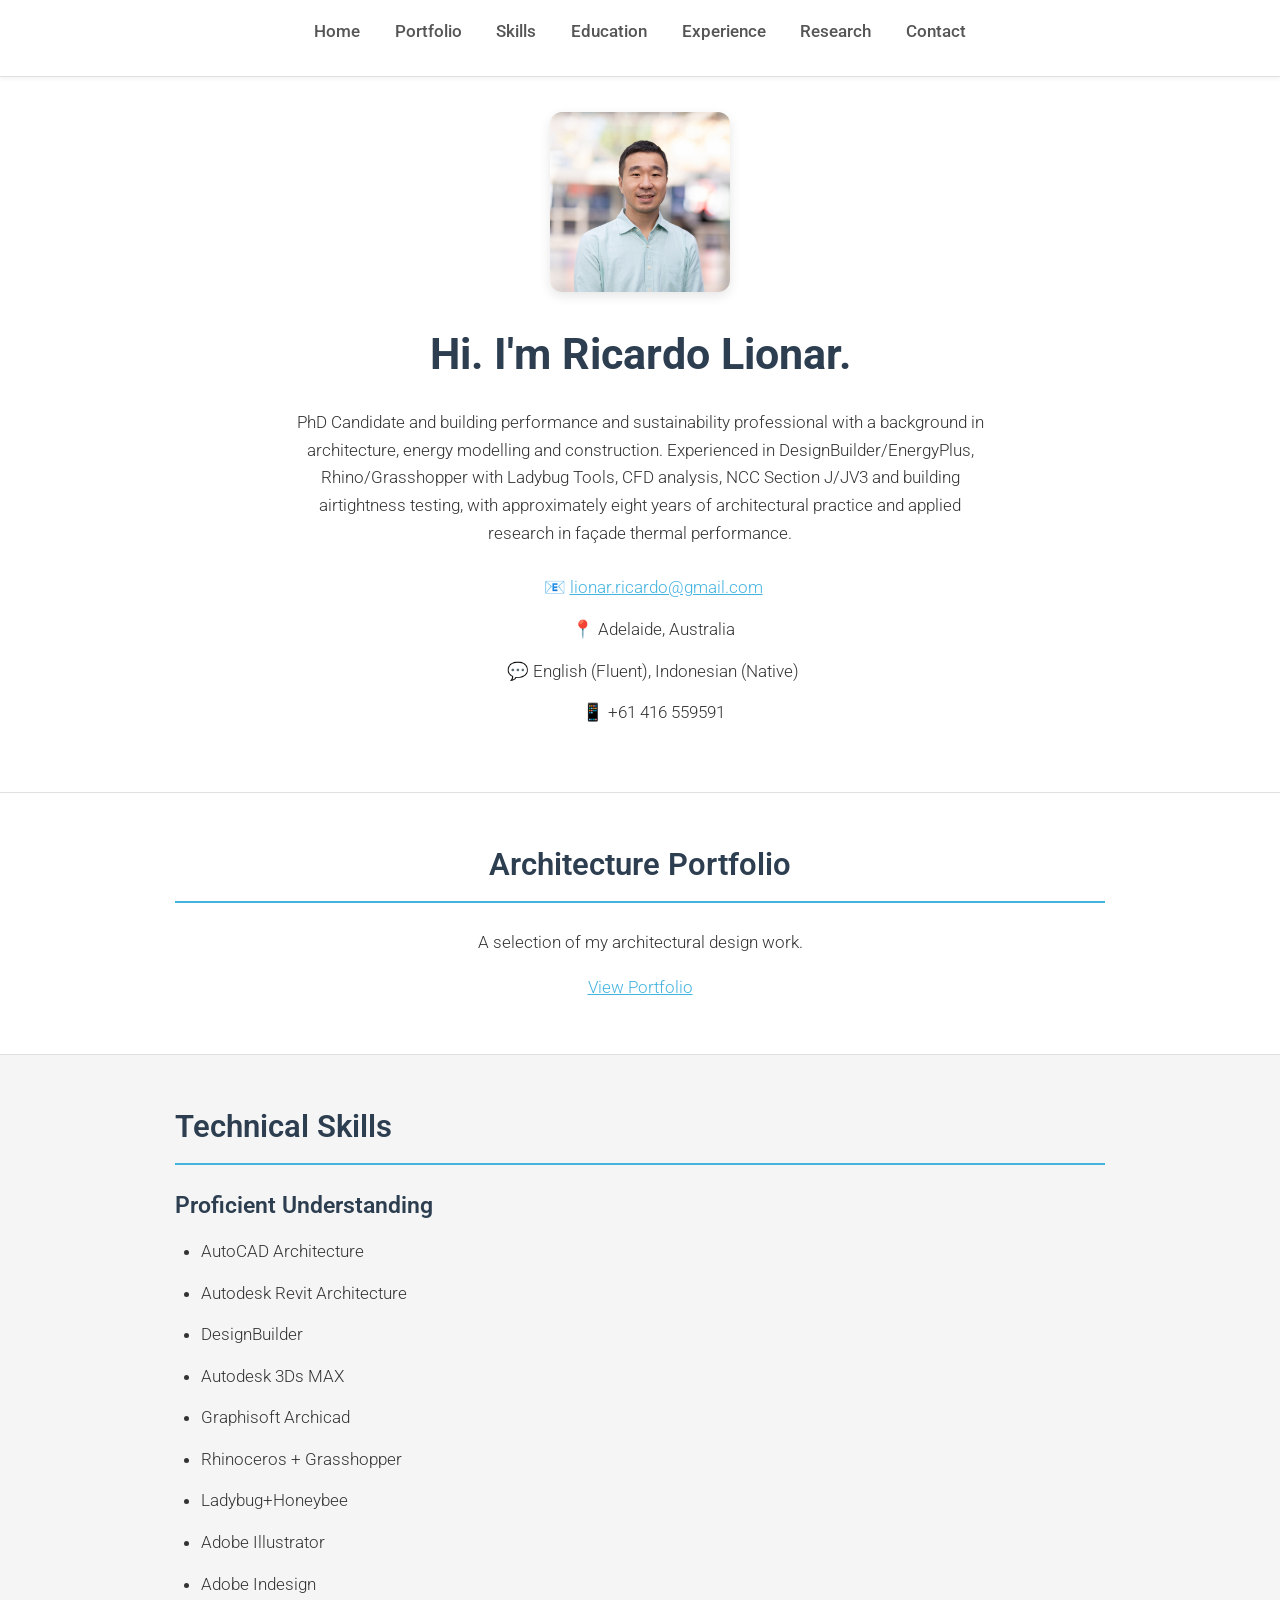
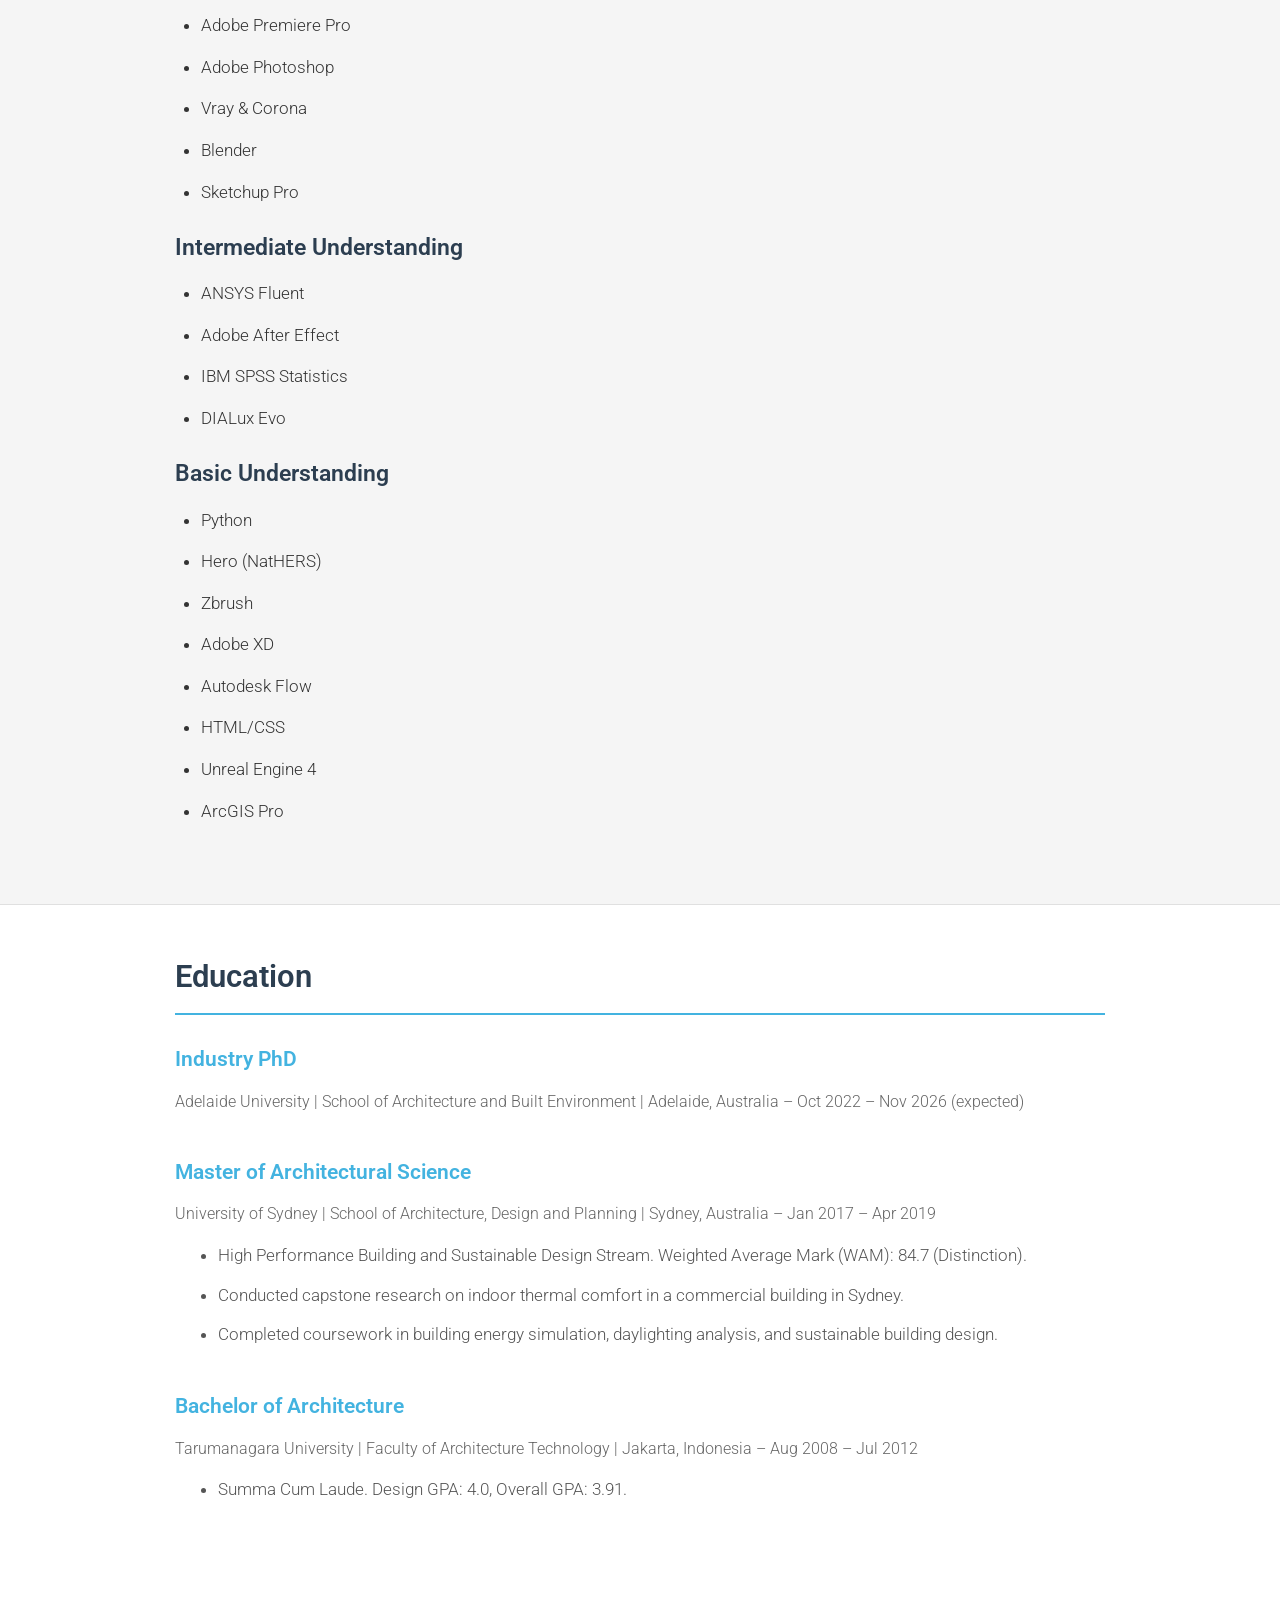
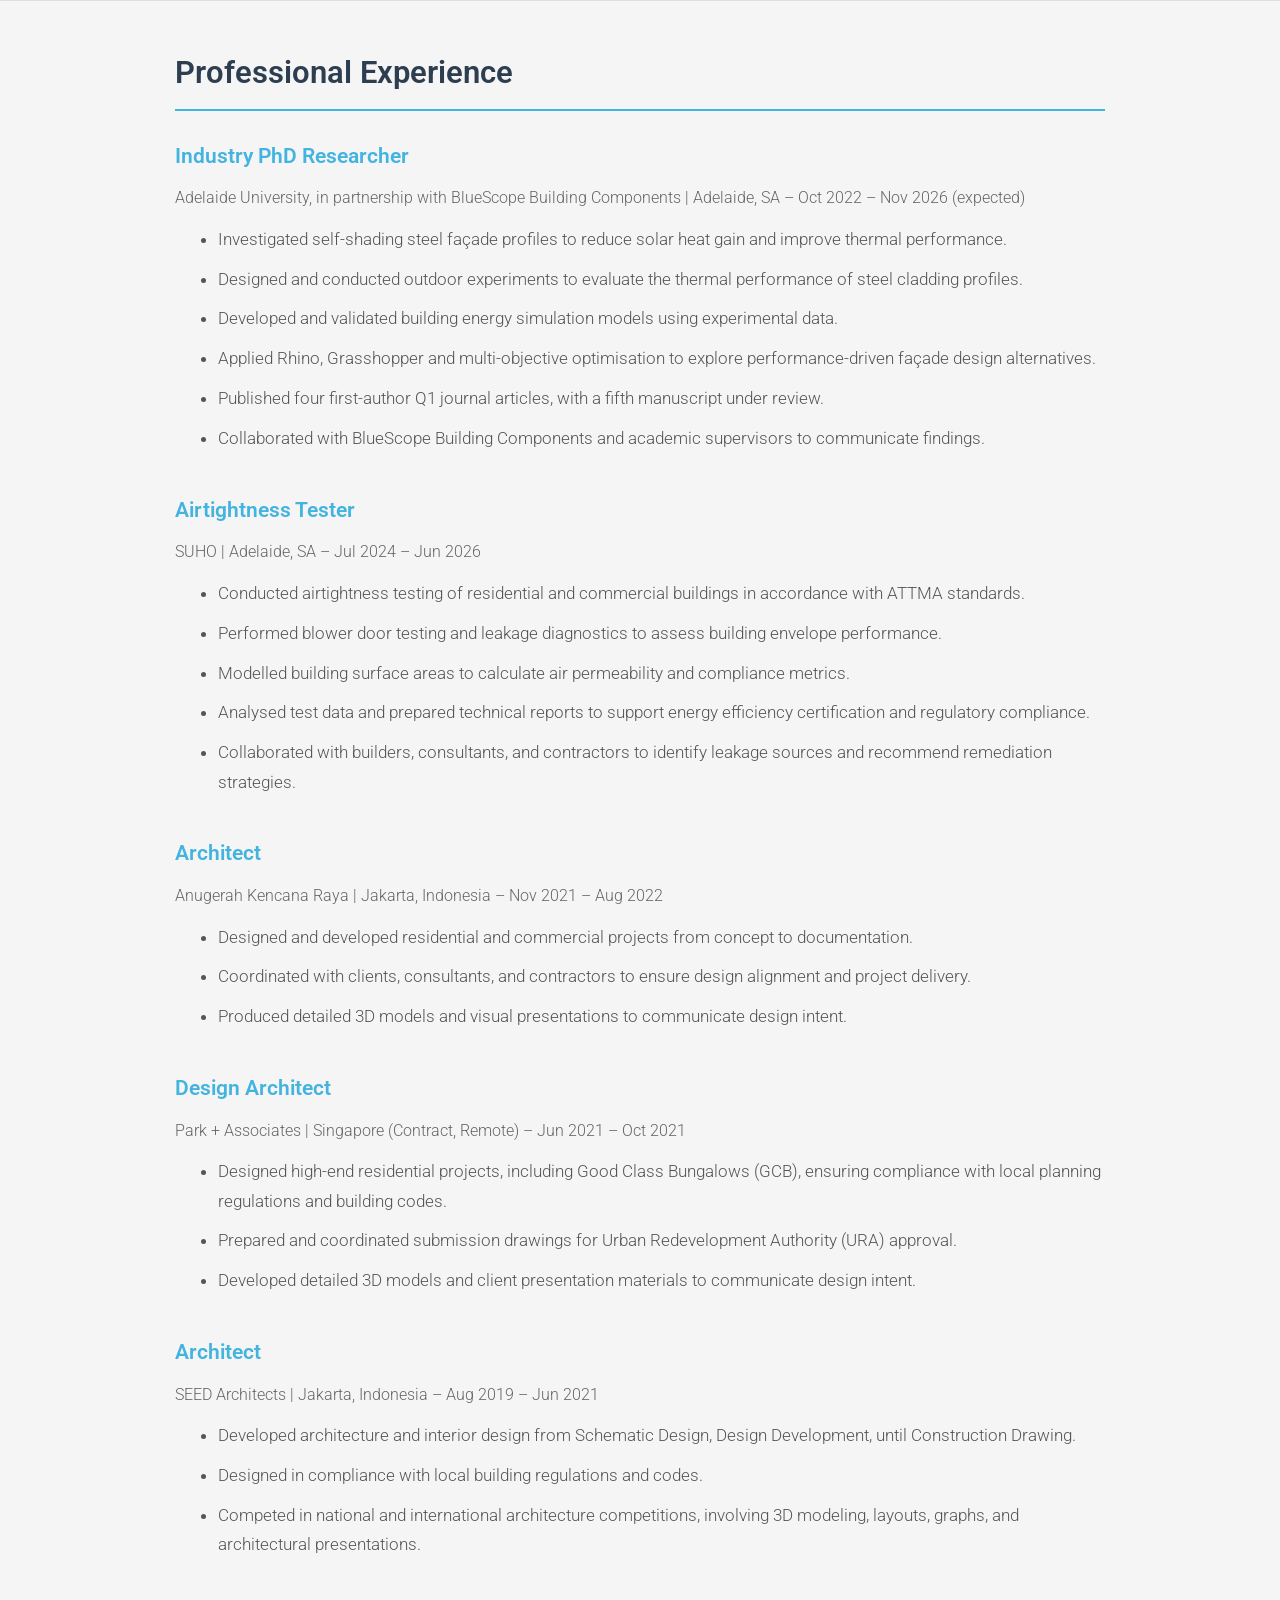
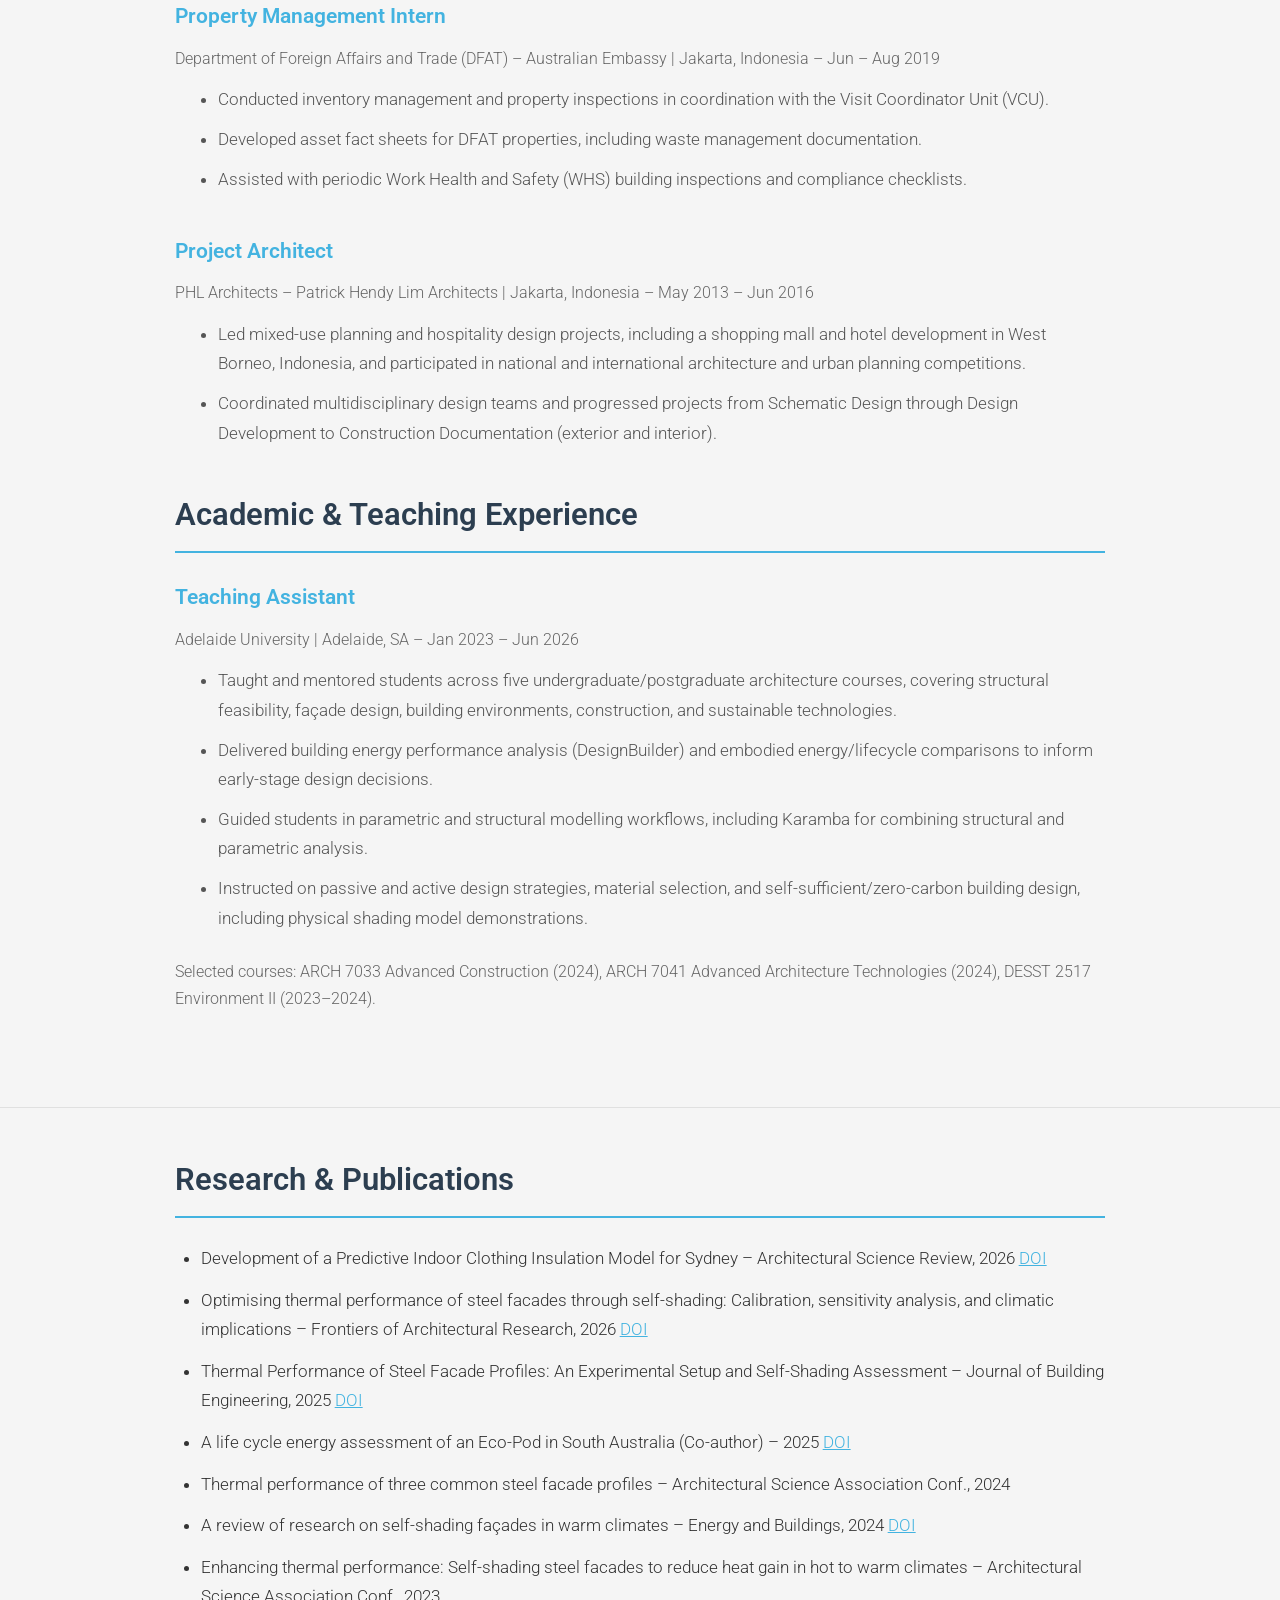
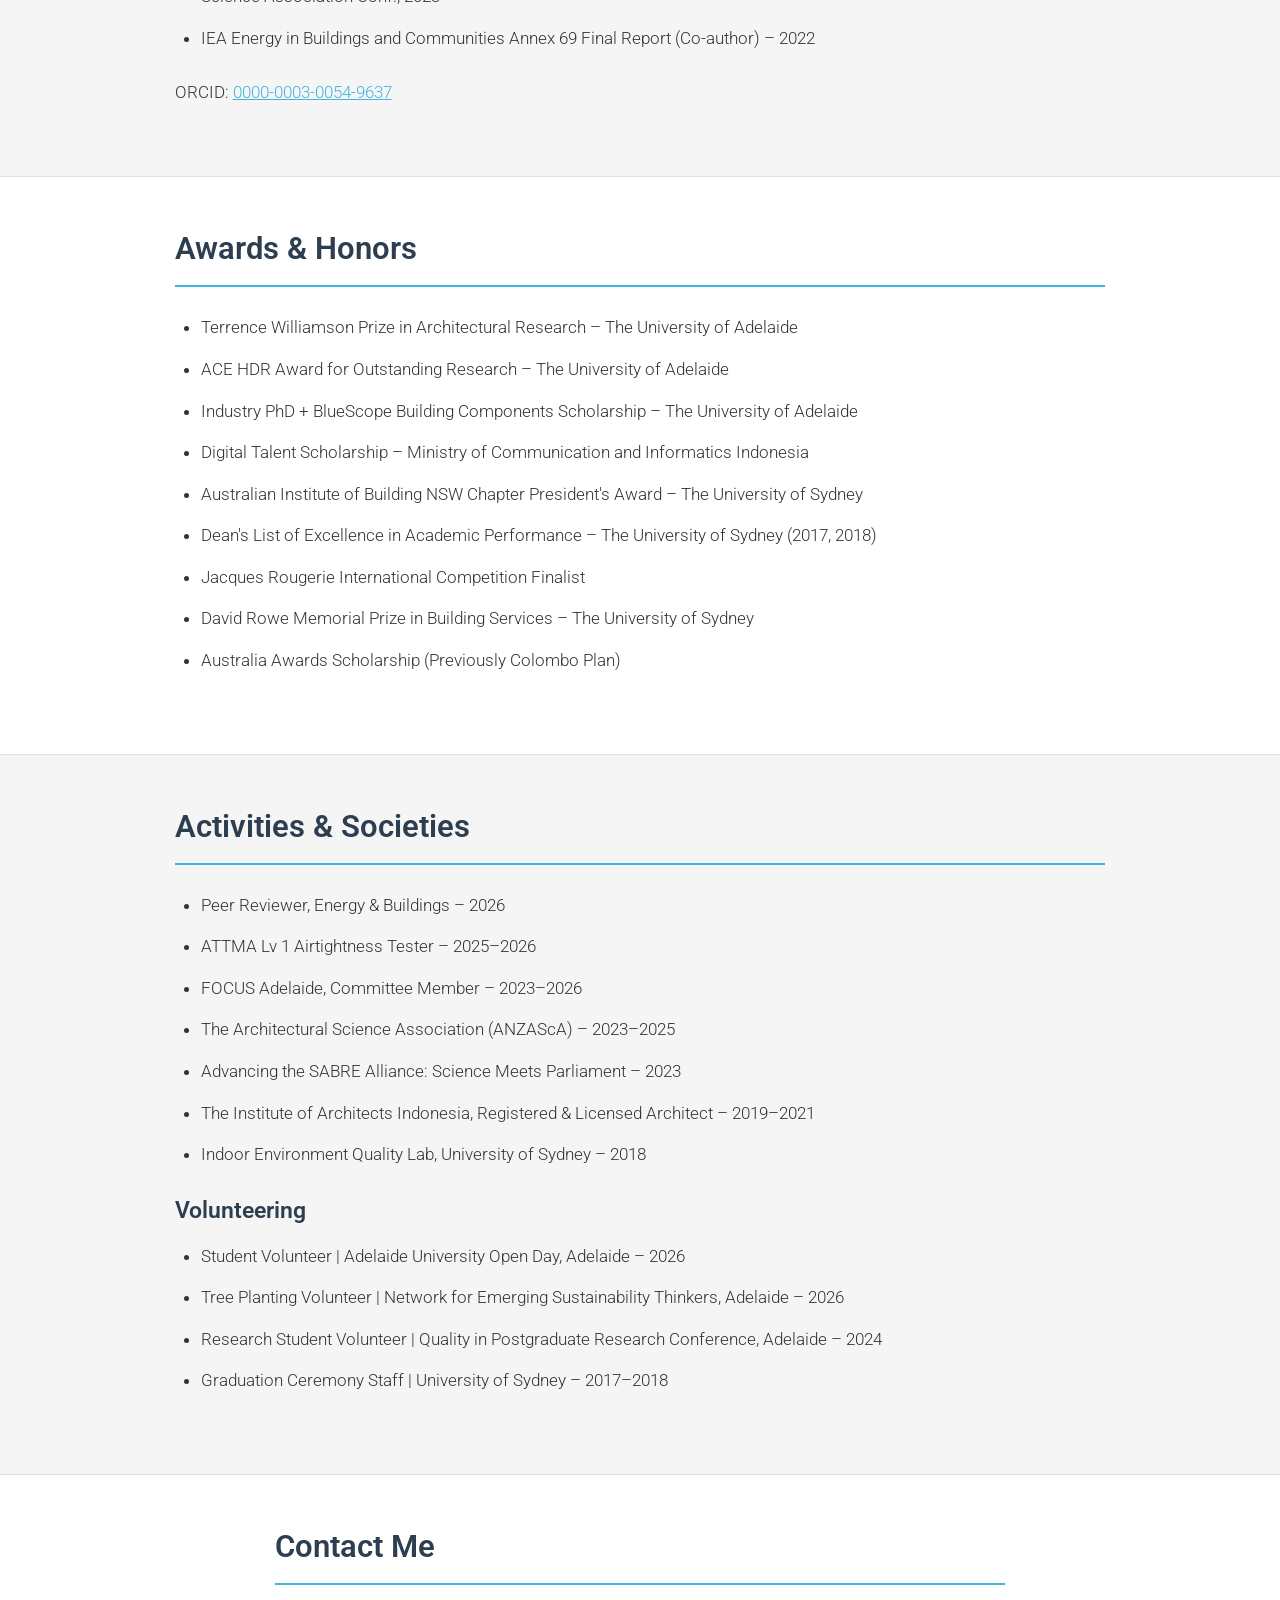
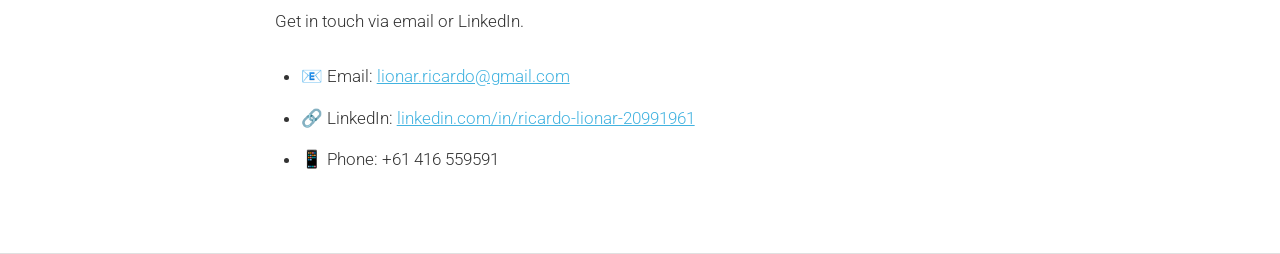
<file: resume.html>
<!DOCTYPE HTML>
<html>
<head>
    <title>Ricardo Lionar | PhD Candidate & Architect</title>
    <meta charset="utf-8" />
    <meta name="viewport" content="width=device-width, initial-scale=1, user-scalable=no" />
    <link rel="stylesheet" href="assets/css/main.css" />
</head>
<body class="is-preload">

<!-- Nav -->
<nav id="nav">
    <ul class="container">
        <li><a href="#top">Home</a></li>
        <li><a href="portfolio-dflip.html">Portfolio</a></li>
        <li><a href="#skills">Skills</a></li>
        <li><a href="#education">Education</a></li>
        <li><a href="#experience">Experience</a></li>
        <li><a href="#research">Research</a></li>
        <li><a href="#contact">Contact</a></li>
    </ul>
</nav>

<!-- Home -->
<article id="top" class="wrapper style1">
    <div class="container">
        <div style="text-align: center; margin-bottom: 2em;">
            <span class="image fit"><img src="images/pic00.jpg" alt="Ricardo Lionar" /></span>
        </div>
        <div style="text-align: center;">
            <header>
                <h1>Hi. I'm <strong>Ricardo Lionar</strong>.</h1>
            </header>
            <p style="max-width: 700px; margin: 0 auto 1.5em;">PhD Candidate and building performance and sustainability professional with a background in architecture, energy modelling and construction. Experienced in DesignBuilder/EnergyPlus, Rhino/Grasshopper with Ladybug Tools, CFD analysis, NCC Section J/JV3 and building airtightness testing, with approximately eight years of architectural practice and applied research in façade thermal performance.</p>
            <ul style="list-style: none; max-width: 500px; margin: 0 auto;">
                <li>📧 <a href="mailto:lionar.ricardo@gmail.com">lionar.ricardo@gmail.com</a></li>
                <li>📍 Adelaide, Australia</li>
                <li>💬 English (Fluent), Indonesian (Native)</li>
                <li>📱 +61 416 559591</li>
            </ul>
        </div>
    </div>
</article>

<!-- Portfolio -->
<article id="portfolio" class="wrapper style3">
    <div class="container" style="text-align: center;">
        <header>
            <h2>Architecture Portfolio</h2>
        </header>
        <p>A selection of my architectural design work.</p>
        <a href="portfolio-dflip.html" class="button">View Portfolio</a>
    </div>
</article>

<!-- Technical Skills -->
<article id="skills" class="wrapper style2">
    <div class="container">
        <header>
            <h2>Technical Skills</h2>
        </header>
        <h3>Proficient Understanding</h3>
        <ul>
            <li>AutoCAD Architecture</li>
            <li>Autodesk Revit Architecture</li>
            <li>DesignBuilder</li>
            <li>Autodesk 3Ds MAX</li>
            <li>Graphisoft Archicad</li>
            <li>Rhinoceros + Grasshopper</li>
            <li>Ladybug+Honeybee</li>
            <li>Adobe Illustrator</li>
            <li>Adobe Indesign</li>
            <li>Adobe Premiere Pro</li>
            <li>Adobe Photoshop</li>
            <li>Vray & Corona</li>
            <li>Blender</li>
            <li>Sketchup Pro</li>
        </ul>

        <h3>Intermediate Understanding</h3>
        <ul>
            <li>ANSYS Fluent</li>
            <li>Adobe After Effect</li>
            <li>IBM SPSS Statistics</li>
            <li>DIALux Evo</li>
        </ul>

        <h3>Basic Understanding</h3>
        <ul>
            <li>Python</li>
            <li>Hero (NatHERS)</li>
            <li>Zbrush</li>
            <li>Adobe XD</li>
            <li>Autodesk Flow</li>
            <li>HTML/CSS</li>
            <li>Unreal Engine 4</li>
            <li>ArcGIS Pro</li>
        </ul>
    </div>
</article>

<!-- Education -->
<article id="education" class="wrapper style3">
    <div class="container">
        <header>
            <h2>Education</h2>
        </header>

        <section>
            <h3>Industry PhD</h3>
            <p>Adelaide University | School of Architecture and Built Environment | Adelaide, Australia – Oct 2022 – Nov 2026 (expected)</p>
        </section>

        <section>
            <h3>Master of Architectural Science</h3>
            <p>University of Sydney | School of Architecture, Design and Planning | Sydney, Australia – Jan 2017 – Apr 2019</p>
            <ul>
                <li>High Performance Building and Sustainable Design Stream. Weighted Average Mark (WAM): 84.7 (Distinction).</li>
                <li>Conducted capstone research on indoor thermal comfort in a commercial building in Sydney.</li>
                <li>Completed coursework in building energy simulation, daylighting analysis, and sustainable building design.</li>
            </ul>
        </section>

        <section>
            <h3>Bachelor of Architecture</h3>
            <p>Tarumanagara University | Faculty of Architecture Technology | Jakarta, Indonesia – Aug 2008 – Jul 2012</p>
            <ul>
                <li>Summa Cum Laude. Design GPA: 4.0, Overall GPA: 3.91.</li>
            </ul>
        </section>
    </div>
</article>

<!-- Professional Experience -->
<article id="experience" class="wrapper style2">
    <div class="container">
        <header>
            <h2>Professional Experience</h2>
        </header>

        <section>
            <h3>Industry PhD Researcher</h3>
            <p>Adelaide University, in partnership with BlueScope Building Components | Adelaide, SA – Oct 2022 – Nov 2026 (expected)</p>
            <ul>
                <li>Investigated self-shading steel façade profiles to reduce solar heat gain and improve thermal performance.</li>
                <li>Designed and conducted outdoor experiments to evaluate the thermal performance of steel cladding profiles.</li>
                <li>Developed and validated building energy simulation models using experimental data.</li>
                <li>Applied Rhino, Grasshopper and multi-objective optimisation to explore performance-driven façade design alternatives.</li>
                <li>Published four first-author Q1 journal articles, with a fifth manuscript under review.</li>
                <li>Collaborated with BlueScope Building Components and academic supervisors to communicate findings.</li>
            </ul>
        </section>

        <section>
            <h3>Airtightness Tester</h3>
            <p>SUHO | Adelaide, SA – Jul 2024 – Jun 2026</p>
            <ul>
                <li>Conducted airtightness testing of residential and commercial buildings in accordance with ATTMA standards.</li>
                <li>Performed blower door testing and leakage diagnostics to assess building envelope performance.</li>
                <li>Modelled building surface areas to calculate air permeability and compliance metrics.</li>
                <li>Analysed test data and prepared technical reports to support energy efficiency certification and regulatory compliance.</li>
                <li>Collaborated with builders, consultants, and contractors to identify leakage sources and recommend remediation strategies.</li>
            </ul>
        </section>

        <section>
            <h3>Architect</h3>
            <p>Anugerah Kencana Raya | Jakarta, Indonesia – Nov 2021 – Aug 2022</p>
            <ul>
                <li>Designed and developed residential and commercial projects from concept to documentation.</li>
                <li>Coordinated with clients, consultants, and contractors to ensure design alignment and project delivery.</li>
                <li>Produced detailed 3D models and visual presentations to communicate design intent.</li>
            </ul>
        </section>

        <section>
            <h3>Design Architect</h3>
            <p>Park + Associates | Singapore (Contract, Remote) – Jun 2021 – Oct 2021</p>
            <ul>
                <li>Designed high-end residential projects, including Good Class Bungalows (GCB), ensuring compliance with local planning regulations and building codes.</li>
                <li>Prepared and coordinated submission drawings for Urban Redevelopment Authority (URA) approval.</li>
                <li>Developed detailed 3D models and client presentation materials to communicate design intent.</li>
            </ul>
        </section>

        <section>
            <h3>Architect</h3>
            <p>SEED Architects | Jakarta, Indonesia – Aug 2019 – Jun 2021</p>
            <ul>
                <li>Developed architecture and interior design from Schematic Design, Design Development, until Construction Drawing.</li>
                <li>Designed in compliance with local building regulations and codes.</li>
                <li>Competed in national and international architecture competitions, involving 3D modeling, layouts, graphs, and architectural presentations.</li>
            </ul>
        </section>

        <section>
            <h3>Property Management Intern</h3>
            <p>Department of Foreign Affairs and Trade (DFAT) – Australian Embassy | Jakarta, Indonesia – Jun – Aug 2019</p>
            <ul>
                <li>Conducted inventory management and property inspections in coordination with the Visit Coordinator Unit (VCU).</li>
                <li>Developed asset fact sheets for DFAT properties, including waste management documentation.</li>
                <li>Assisted with periodic Work Health and Safety (WHS) building inspections and compliance checklists.</li>
            </ul>
        </section>

        <section>
            <h3>Project Architect</h3>
            <p>PHL Architects – Patrick Hendy Lim Architects | Jakarta, Indonesia – May 2013 – Jun 2016</p>
            <ul>
                <li>Led mixed-use planning and hospitality design projects, including a shopping mall and hotel development in West Borneo, Indonesia, and participated in national and international architecture and urban planning competitions.</li>
                <li>Coordinated multidisciplinary design teams and progressed projects from Schematic Design through Design Development to Construction Documentation (exterior and interior).</li>
            </ul>
        </section>

        <!-- Academic / Teaching Experience -->
        <h2>Academic & Teaching Experience</h2>
        <section>
            <h3>Teaching Assistant</h3>
            <p>Adelaide University | Adelaide, SA – Jan 2023 – Jun 2026</p>
            <ul>
                <li>Taught and mentored students across five undergraduate/postgraduate architecture courses, covering structural feasibility, façade design, building environments, construction, and sustainable technologies.</li>
                <li>Delivered building energy performance analysis (DesignBuilder) and embodied energy/lifecycle comparisons to inform early-stage design decisions.</li>
                <li>Guided students in parametric and structural modelling workflows, including Karamba for combining structural and parametric analysis.</li>
                <li>Instructed on passive and active design strategies, material selection, and self-sufficient/zero-carbon building design, including physical shading model demonstrations.</li>
            </ul>
            <p>Selected courses: ARCH 7033 Advanced Construction (2024), ARCH 7041 Advanced Architecture Technologies (2024), DESST 2517 Environment II (2023–2024).</p>
        </section>
    </div>
</article>

<!-- Research & Publications -->
<article id="research" class="wrapper style4">
    <div class="container">
        <header>
            <h2>Research & Publications</h2>
        </header>
        <ul>
            <li>Development of a Predictive Indoor Clothing Insulation Model for Sydney – Architectural Science Review, 2026 <a href="https://doi.org/10.1080/00038628.2026.2695219">DOI</a></li>
            <li>Optimising thermal performance of steel facades through self-shading: Calibration, sensitivity analysis, and climatic implications – Frontiers of Architectural Research, 2026 <a href="https://doi.org/10.1016/j.foar.2026.01.009">DOI</a></li>
            <li>Thermal Performance of Steel Facade Profiles: An Experimental Setup and Self-Shading Assessment – Journal of Building Engineering, 2025 <a href="https://doi.org/10.1016/j.jobe.2025.114208">DOI</a></li>
            <li>A life cycle energy assessment of an Eco-Pod in South Australia (Co-author) – 2025 <a href="https://doi.org/10.65388/KDK2805">DOI</a></li>
            <li>Thermal performance of three common steel facade profiles – Architectural Science Association Conf., 2024</li>
            <li>A review of research on self-shading façades in warm climates – Energy and Buildings, 2024 <a href="https://doi.org/10.1016/j.enbuild.2024.114203">DOI</a></li>
            <li>Enhancing thermal performance: Self-shading steel facades to reduce heat gain in hot to warm climates – Architectural Science Association Conf., 2023</li>
            <li>IEA Energy in Buildings and Communities Annex 69 Final Report (Co-author) – 2022</li>
        </ul>
        <p>ORCID: <a href="https://orcid.org/0000-0003-0054-9637">0000-0003-0054-9637</a></p>
    </div>
</article>

<!-- Awards & Honors -->
<article id="awards" class="wrapper style3">
    <div class="container">
        <header>
            <h2>Awards & Honors</h2>
        </header>
        <ul>
            <li>Terrence Williamson Prize in Architectural Research – The University of Adelaide</li>
            <li>ACE HDR Award for Outstanding Research – The University of Adelaide</li>
            <li>Industry PhD + BlueScope Building Components Scholarship – The University of Adelaide</li>
            <li>Digital Talent Scholarship – Ministry of Communication and Informatics Indonesia</li>
            <li>Australian Institute of Building NSW Chapter President's Award – The University of Sydney</li>
            <li>Dean's List of Excellence in Academic Performance – The University of Sydney (2017, 2018)</li>
            <li>Jacques Rougerie International Competition Finalist</li>
            <li>David Rowe Memorial Prize in Building Services – The University of Sydney</li>
            <li>Australia Awards Scholarship (Previously Colombo Plan)</li>
        </ul>
    </div>
</article>

<!-- Activities & Societies -->
<article id="activities" class="wrapper style4">
    <div class="container">
        <header>
            <h2>Activities & Societies</h2>
        </header>
        <ul>
            <li>Peer Reviewer, Energy & Buildings – 2026</li>
            <li>ATTMA Lv 1 Airtightness Tester – 2025–2026</li>
            <li>FOCUS Adelaide, Committee Member – 2023–2026</li>
            <li>The Architectural Science Association (ANZAScA) – 2023–2025</li>
            <li>Advancing the SABRE Alliance: Science Meets Parliament – 2023</li>
            <li>The Institute of Architects Indonesia, Registered & Licensed Architect – 2019–2021</li>
            <li>Indoor Environment Quality Lab, University of Sydney – 2018</li>
        </ul>
        <h3>Volunteering</h3>
        <ul>
            <li>Student Volunteer | Adelaide University Open Day, Adelaide – 2026</li>
            <li>Tree Planting Volunteer | Network for Emerging Sustainability Thinkers, Adelaide – 2026</li>
            <li>Research Student Volunteer | Quality in Postgraduate Research Conference, Adelaide – 2024</li>
            <li>Graduation Ceremony Staff | University of Sydney – 2017–2018</li>
        </ul>
    </div>
</article>

<!-- Contact -->
<article id="contact" class="wrapper style1">
    <div class="container medium">
        <header>
            <h2>Contact Me</h2>
            <p>Get in touch via email or LinkedIn.</p>
        </header>
        <ul>
            <li>📧 Email: <a href="mailto:lionar.ricardo@gmail.com">lionar.ricardo@gmail.com</a></li>
            <li>🔗 LinkedIn: <a href="https://www.linkedin.com/in/ricardo-lionar-20991961/">linkedin.com/in/ricardo-lionar-20991961</a></li>
            <li>📱 Phone: +61 416 559591</li>
        </ul>
    </div>
</article>

<!-- Scripts -->
<script src="assets/js/jquery.min.js"></script>
<script src="assets/js/jquery.scrolly.min.js"></script>
<script src="assets/js/browser.min.js"></script>
<script src="assets/js/breakpoints.min.js"></script>
<script src="assets/js/util.js"></script>
<script src="assets/js/main.js"></script>

</body>
</html>
</file>
<file: assets/css/editorial.css>
@import url('https://fonts.googleapis.com/css2?family=DM+Sans:wght@400;500;600;700&family=Manrope:wght@400;500;600;700&display=swap');:root{--ink:#20221f;--muted:#74766f;--paper:#f9f8f5;--line:#dcded7;--accent:#697667}*{box-sizing:border-box}html{scroll-behavior:smooth}body{margin:0;background:var(--paper);color:var(--ink);font-family:'DM Sans',Arial,sans-serif;-webkit-font-smoothing:antialiased}a{color:inherit;text-decoration:none}img{display:block;width:100%}.wrap{width:min(1440px,calc(100% - 112px));margin:auto}.skip{position:absolute;top:-100px;left:12px;background:white;padding:12px;z-index:20}.skip:focus{top:12px}.site-header{height:100px;padding:0 56px;display:flex;align-items:center;justify-content:space-between;border-bottom:1px solid var(--line);position:relative;z-index:3}.brand{font-family:Manrope,sans-serif;font-size:17px;font-weight:700;letter-spacing:-.06em;line-height:1}.brand span{font-weight:400}.brand small{display:block;margin-top:9px;font-size:8px;letter-spacing:.21em;font-weight:500;color:var(--muted)}nav{display:flex;gap:32px;align-items:center}nav a{font-size:12px;font-weight:600;transition:color .2s}nav a:hover,.text-link:hover{color:var(--accent)}.menu-toggle{display:none}.hero{padding-top:42px}.hero-kicker{display:flex;justify-content:space-between;color:var(--muted);font-size:11px;letter-spacing:.08em;text-transform:uppercase}.hero h1,.section-head h2,.about h2,.contact h2{font-family:Manrope,Arial,sans-serif;font-weight:500;letter-spacing:-.075em;line-height:1.12}.hero h1{font-size:clamp(54px,7.2vw,122px);margin:80px 0 45px}.hero h1 em,h2 i{font-family:Georgia,serif;font-weight:400;letter-spacing:-.065em}.hero-bottom{display:flex;justify-content:space-between;align-items:end;gap:40px;margin-bottom:80px}.hero-bottom p{font-size:17px;line-height:1.65;max-width:565px;margin:0}.text-link{font-size:12px;font-weight:700;letter-spacing:.015em;display:inline-flex;gap:22px;align-items:center;border-bottom:1px solid var(--ink);padding-bottom:12px;white-space:nowrap}.text-link span{font-size:19px;font-weight:400}.hero-image{margin:0}.hero-image img{height:min(65vw,680px);object-fit:cover;object-position:center 46%;background:#e6e7e2}.hero-image figcaption{display:flex;justify-content:space-between;padding-top:13px;color:var(--muted);font-size:11px;text-transform:uppercase;letter-spacing:.08em}.work,.research{padding-top:155px;padding-bottom:145px}.section-head{display:flex;justify-content:space-between;gap:60px;align-items:end;margin-bottom:55px}.eyebrow{display:block;font-size:11px;letter-spacing:.16em;text-transform:uppercase;font-weight:700;color:var(--muted)}.section-head h2,.about h2{font-size:clamp(44px,5.3vw,82px);margin:24px 0 0}.section-head>p{max-width:360px;line-height:1.7;color:#62655f;font-size:14px;margin:0 0 8px}.project-grid{display:grid;grid-template-columns:1fr 1fr;gap:70px 26px}.project-wide{grid-column:span 2}.project-image{background:#e9e8e3;overflow:hidden;height:520px}.project:not(.project-wide) .project-image{height:410px}.project-image img{width:100%;height:100%;object-fit:cover;object-position:center 45%;transition:transform .7s ease}.project:hover img{transform:scale(1.035)}.project-meta{display:flex;justify-content:space-between;gap:20px;padding-top:17px}.project-meta h3{font-size:20px;font-weight:500;letter-spacing:-.035em;margin:0 0 7px}.project-meta p{font-size:12px;color:var(--muted);margin:0}.project-meta>span{font-size:12px;color:var(--muted)}.project-meta b{font-size:20px;color:var(--ink);font-weight:400;margin-left:12px}.more-work{text-align:center;margin-top:80px}.outline-link{display:inline-flex;justify-content:space-between;align-items:center;gap:70px;border:1px solid var(--ink);padding:20px 25px;font-size:12px;font-weight:700;transition:background .2s,color .2s}.outline-link:hover{background:var(--ink);color:white}.outline-link span{font-size:20px;font-weight:400}.about{background:#eaece6;padding:145px 0}.about-grid{display:grid;grid-template-columns:1fr 2fr;gap:70px}.about h2{margin-top:0}.about-lead{font-size:clamp(21px,2.4vw,33px);line-height:1.5;letter-spacing:-.035em;max-width:830px;margin:40px 0}.about-columns{display:grid;grid-template-columns:1fr 1fr;gap:60px;max-width:860px}.about-columns p{font-size:14px;line-height:1.85;color:#555c54}.tags{display:flex;flex-wrap:wrap;gap:9px;margin:40px 0}.tags span{border:1px solid #b9c0b7;padding:10px 15px;border-radius:30px;font-size:11px}.research-feature{display:grid;grid-template-columns:1.25fr 1fr;background:#eaece6}.research-image{min-height:550px}.research-image img{height:100%;object-fit:cover}.research-copy{padding:clamp(30px,5vw,85px);display:flex;flex-direction:column;align-items:flex-start;justify-content:center}.research-copy h3{font-family:Manrope,sans-serif;font-size:clamp(32px,3.6vw,56px);line-height:1.2;letter-spacing:-.06em;font-weight:500;margin:25px 0}.research-copy p{font-size:14px;line-height:1.8;color:#596057;margin:0 0 35px}.research-copy .text-link{margin-top:15px}.contact{background:#20241f;color:#f5f6f1;padding:135px 0 95px}.contact .eyebrow{color:#b4beb0}.contact h2{font-size:clamp(64px,9vw,145px);margin:50px 0 90px}.contact-bottom{display:flex;justify-content:space-between;gap:40px;align-items:end}.contact-mail{font-size:clamp(20px,3.1vw,46px);letter-spacing:-.045em;border-bottom:1px solid #7b8479;padding-bottom:15px}.contact-mail span{font-size:25px;margin-left:12px}.contact-links{display:flex;gap:25px;font-size:12px}.footer{min-height:105px;display:flex;justify-content:space-between;align-items:center;font-size:11px;color:var(--muted);gap:20px}@media(max-width:900px){.wrap{width:calc(100% - 50px)}.site-header{padding:0 25px;height:76px}.menu-toggle{display:flex;flex-direction:column;gap:6px;border:0;background:none;padding:10px;cursor:pointer}.menu-toggle span{width:25px;height:1px;background:var(--ink)}nav{display:none;position:absolute;top:76px;left:0;right:0;background:var(--paper);padding:25px;flex-direction:column;align-items:flex-start;border-bottom:1px solid var(--line)}nav.open{display:flex}.hero h1{margin:65px 0 35px}.hero-bottom{margin-bottom:45px}.project-image{height:400px}.project:not(.project-wide) .project-image{height:310px}.about-grid{grid-template-columns:1fr;gap:35px}.research-feature{grid-template-columns:1fr}.research-image{height:450px;min-height:0}.contact-bottom{align-items:start;flex-direction:column}}@media(max-width:600px){.wrap{width:calc(100% - 36px)}.site-header{padding:0 18px}.hero-kicker span:last-child{display:none}.hero h1{font-size:clamp(45px,10.8vw,66px);margin:55px 0 35px}.hero-bottom{align-items:flex-start;flex-direction:column;gap:25px}.hero-bottom p{font-size:14px}.hero-image img{height:450px}.hero-image figcaption span:last-child{display:none}.work,.research{padding:90px 0}.section-head{flex-direction:column;align-items:start;gap:25px}.section-head h2,.about h2{font-size:49px}.project-grid{grid-template-columns:1fr;gap:48px}.project-wide{grid-column:auto}.project-image,.project:not(.project-wide) .project-image{height:360px}.project-meta h3{font-size:18px}.about{padding:85px 0}.about-columns{grid-template-columns:1fr;gap:0}.research-image{height:330px}.research-copy{padding:32px 25px 45px}.contact{padding:90px 0 70px}.contact h2{font-size:65px;margin:35px 0 55px}.contact-links{flex-wrap:wrap}.footer{padding:25px 0;min-height:0;flex-wrap:wrap;line-height:1.8}.footer span:nth-child(2){display:none}}@media(prefers-reduced-motion:reduce){html{scroll-behavior:auto}.project-image img{transition:none}}
</file>
<file: assets/css/main.css>
/* Google Fonts */
@import url("https://fonts.googleapis.com/css?family=Roboto:300,400,500,700");

/* Reset some basic elements */
* {
    box-sizing: border-box;
    margin: 0;
    padding: 0;
}

body {
    font-family: 'Roboto', sans-serif;
    font-weight: 300;
    font-size: 13pt;
    line-height: 1.6;
    color: #333;
    background: #f9f9f9;
    padding: 0;
}

/* Navigation */
#nav {
    background: #fff;
    border-bottom: 1px solid #e0e0e0;
    padding: 0;
    position: sticky;
    top: 0;
    z-index: 100;
    box-shadow: 0 2px 4px rgba(0,0,0,0.05);
}

#nav ul {
    list-style: none;
    padding: 0;
    margin: 0;
    display: flex;
    justify-content: center;
    gap: 2em;
    max-width: 1200px;
    margin: 0 auto;
    padding: 0 1em;
}

#nav a {
    display: block;
    padding: 1em 0;
    color: #555;
    text-decoration: none;
    font-weight: 500;
    transition: color 0.3s ease;
}

#nav a:hover {
    color: #43B3E0;
    text-decoration: none;
}

/* Links */
a {
    color: #43B3E0;
    text-decoration: underline;
    transition: color 0.2s ease-in-out;
}

a:hover {
    color: #2a7fa5;
}

/* Headings */
h1, h2, h3, h4, h5, h6 {
    color: #2c3e50;
    margin-bottom: 0.75em;
    line-height: 1.3;
}

h1 { font-size: 2.5em; font-weight: 700; margin-top: 0.5em; }
h2 { font-size: 1.8em; font-weight: 600; margin-top: 1.5em; border-bottom: 2px solid #43B3E0; padding-bottom: 0.5em; }
h3 { font-size: 1.3em; font-weight: 600; margin-top: 1em; }
h4 { font-size: 1.1em; font-weight: 600; }

/* Paragraphs */
p {
    margin-bottom: 1em;
}

/* Container */
.container {
    max-width: 1000px;
    margin: 0 auto;
    padding: 0 2em;
}

.container.medium {
    max-width: 800px;
}

/* Rows */
.row {
    display: flex;
    flex-wrap: wrap;
    gap: 2em;
    align-items: center;
}

.row > * {
    flex: 1;
    min-width: 0;
}

/* Columns: optional helper classes */
.col-1 { flex: 0 0 8.333%; }
.col-2 { flex: 0 0 16.666%; }
.col-3 { flex: 0 0 25%; }
.col-4 { flex: 0 0 33.333%; }
.col-5-large { flex: 0 0 41.666%; }
.col-6 { flex: 0 0 50%; }
.col-7-large { flex: 0 0 58.333%; }
.col-8 { flex: 0 0 66.666%; }
.col-12 { flex: 0 0 100%; }

/* Responsive adjustments */
@media screen and (max-width: 768px) {
    .col-1, .col-2, .col-3, .col-4, .col-5-large, .col-6, .col-7-large, .col-8, .col-12 {
        flex: 0 0 100% !important;
    }
    
    .row {
        gap: 1.5em;
    }
    
    #nav ul {
        flex-wrap: wrap;
        gap: 1em;
        padding: 0.5em 1em;
    }
    
    #nav a {
        padding: 0.5em 0;
        font-size: 0.9em;
    }
}

/* Lists */
ul, ol {
    padding-left: 1.5em;
    margin-bottom: 1.5em;
}

li {
    margin-bottom: 0.7em;
    line-height: 1.7;
}

/* Profile photo */
.image {
    display: flex;
    justify-content: center;
}

.image img {
    width: 180px;
    height: 180px;
    object-fit: cover;
    border-radius: 12px;
    box-shadow: 0 4px 12px rgba(0,0,0,0.1);
    transition: transform 0.3s ease;
}

.image img:hover {
    transform: scale(1.03);
}

#pic00 {
    width: 180px;
    height: 180px;
    object-fit: cover;
    border-radius: 12px;
    box-shadow: 0 4px 12px rgba(0,0,0,0.1);
}

/* Mobile adjustment for profile photo */
@media screen and (max-width: 768px) {
    .image img,
    #pic00 {
        width: 150px;
        height: 150px;
    }
}

/* Wrapper sections */
.wrapper {
    padding: 3em 0;
    border-bottom: 1px solid #e0e0e0;
}

.wrapper:first-of-type {
    padding-top: 2em;
}

.wrapper.style1 {
    background: #fff;
}

.wrapper.style2 {
    background: #f5f5f5;
}

.wrapper.style3 {
    background: #fff;
}

.wrapper.style4 {
    background: #f5f5f5;
}

/* Section styling */
section {
    margin-bottom: 2.5em;
}

section h3 {
    color: #43B3E0;
    margin-top: 1.5em;
    font-size: 1.2em;
}

section p {
    color: #666;
    font-size: 0.95em;
    margin-bottom: 0.8em;
}

section ul {
    margin-left: 1em;
}

section li {
    color: #555;
    margin-bottom: 0.6em;
}

/* Table styling */
table {
    width: 100%;
    border-collapse: collapse;
    margin-bottom: 1.5em;
}

/* Header styling */
header {
    margin-bottom: 1.5em;
}

header h1 {
    margin-bottom: 0.3em;
}

header h2 {
    margin-top: 0;
}

/* Optional: blockquote styling */
blockquote {
    border-left: 4px solid #eee;
    padding-left: 1em;
    color: #666;
    margin: 1em 0;
    font-style: italic;
}

/* Horizontal rule */
hr {
    border: none;
    border-top: 1px solid #ccc;
    margin: 2em 0;
}

/* Footer */
footer {
    text-align: center;
    font-size: 0.9em;
    margin-top: 3em;
    color: #999;
    padding: 2em 0;
    border-top: 1px solid #e0e0e0;
}
</file>
<file: dflip/css/dflip.min.css>
.df-abs-center{top:50%;left:50%;position:absolute;-webkit-transform:translate(-50%,-50%);-moz-transform:translate(-50%,-50%);-ms-transform:translate(-50%,-50%);transform:translate(-50%,-50%)}.df-abs-h-center{position:absolute;left:50%;-webkit-transform:translate(-50%);-moz-transform:translate(-50%);-ms-transform:translate(-50%);transform:translate(-50%)}.df-container{min-height:320px;background:no-repeat 50%;background-size:cover;width:100%;position:relative;image-rendering:auto;direction:ltr}.df-container div{box-sizing:border-box !important}.df-container.df-transparent:not(.df-fullscreen){background:transparent !important}.df-container.df-custom-fullscreen.df-fullscreen{position:fixed !important;top:0 !important;left:0 !important;right:0 !important;bottom:0 !important;margin:0 !important;border:0 !important;z-index:999999}.df-container .loading-info{position:absolute;top:100%;margin-top:20px;margin-left:5px;padding:6px 20px;background-color:rgba(0,0,0,0.3);font-style:italic;border-radius:5px;font-size:11px;max-height:30px;color:#fff;max-width:200px;transform:translateX(-50%);-moz-transform:translateX(-50%);-ms-transform:translateX(-50%);-webkit-transform:translateX(-50%);left:50%;opacity:.7;transition:.3s top ease;-webkit-transition:.3s top ease}.loading-info.df-old-browser{color:gray;background-color:white;opacity:.9;text-align:center;max-height:none}.loading-info.df-old-browser a{font-weight:bold;font-style:normal;text-transform:uppercase;color:#2196f3;display:block;text-decoration:underline;margin:10px 0 0}.df-container.df-init .loading-info{top:50%}.df-3dcanvas{position:absolute;z-index:1;right:0;top:0}.df-rtl .df-3dcanvas{right:auto;right:initial;left:0}.df-container a{outline:0;text-decoration:none;box-shadow:none}.df-container.df-zoom-enabled canvas.df-3dcanvas,.df-container.df-zoom-enabled .df-book-stage{cursor:move;cursor:-webkit-grab}.df-container:before,.df-container:after{content:" ";transition:.3s .1s opacity;-webkit-transition:.3s .1s opacity;opacity:0;height:50px;width:50px;left:50%;top:50%;font-size:12px;margin:-45px -25px -25px;box-sizing:border-box;position:absolute;pointer-events:none}.df-container.df-loading:before,.df-container.df-loading:after{content:" ";z-index:100;opacity:1}.df-container.df-loading:after{content:" ";background-image:url("../images/loading.gif");background-repeat:no-repeat;background-size:32px;background-position:50%}.df-container.df-loading:before{background-color:white;-webkit-border-radius:50px;-moz-border-radius:50px;border-radius:50px;border:1px solid rgba(150,150,150,0.2)}.df-book-stage{position:absolute;overflow:hidden;right:0;bottom:0;z-index:1;top:0;left:0;filter:blur(0);-webkit-filter:blur(0);padding:30px 50px 70px}.df-container.df-xs .df-book-stage{padding-left:20px;padding-right:20px}.df-container.df-sidemenu-open .df-book-stage{padding-left:230px;padding-right:10px}.df-container.df-sidemenu-open>.df-ui-btn.df-ui-prev{left:220px}.df-rtl.df-container.df-sidemenu-open>.df-ui-btn.df-ui-prev{left:0}.df-rtl.df-container.df-sidemenu-open>.df-ui-btn.df-ui-next{right:220px}.df-book-stage.df-zoom-enabled{cursor:move}.df-page-front:before,.df-page-back:before{content:" "}.df-book-page .df-page-front:before{background-image:-webkit-linear-gradient(right,rgba(0,0,0,0.25),rgba(0,0,0,0.2) 10%,rgba(0,0,0,0.15) 25%,rgba(0,0,0,0) 70%);background-image:-moz-linear-gradient(right,rgba(0,0,0,0.25),rgba(0,0,0,0.2) 10%,rgba(0,0,0,0.15) 25%,rgba(0,0,0,0) 70%);background-image:-ms-linear-gradient(right,rgba(0,0,0,0.25),rgba(0,0,0,0.2) 10%,rgba(0,0,0,0.15) 25%,rgba(0,0,0,0) 70%)}.df-book-page .df-page-back:before{background-image:-webkit-linear-gradient(left,rgba(0,0,0,0.25),rgba(0,0,0,0.15) 15%,rgba(255,255,255,0.07),rgba(255,255,255,0.0));background-image:-moz-linear-gradient(left,rgba(0,0,0,0.25),rgba(0,0,0,0.15) 15%,rgba(255,255,255,0.07),rgba(255,255,255,0.0));background-image:-ms-linear-gradient(left,rgba(0,0,0,0.25),rgba(0,0,0,0.15) 15%,rgba(255,255,255,0.07),rgba(255,255,255,0.0))}.df-book-wrapper,.df-page-wrapper,.df-book-page,.df-page-content,.df-page-front:before,.df-page-wrapper:after,.df-page-back:before,.df-page-content:after,.df-page-effects,.df-page-effects:before,.df-page-effects{position:absolute;height:100%;display:block;top:0}.df-page-content,.df-book-page{width:100%}.df-book-wrapper{position:relative;margin:0 auto;transition:.3s left;-webkit-transition:.3s left;left:0}.df-zoom-enabled .df-book-wrapper{transition:none;-webkit-transition:none}.df-loading.df-container .df-book-wrapper{left:100%}.df-book-wrapper.close-right{left:25%}.df-book-wrapper.close-left{left:-25%}.df-book-shadow{position:absolute;z-index:-1;height:100%;-webkit-box-shadow:0 0 10px rgba(0,0,0,0.3);-moz-box-shadow:0 0 10px rgba(0,0,0,0.3);-ms-box-shadow:0 0 10px rgba(0,0,0,0.3);box-shadow:0 0 10px rgba(0,0,0,0.3)}.df-book-wrapper .df-book-side-buttons{position:absolute;left:100%;width:40px;opacity:.3;height:100%;cursor:pointer;z-index:30;-webkit-border-radius:0 20px 20px 0;-moz-border-radius:0 20px 20px 0;border-radius:0 20px 20px 0}.df-book-prev-button.df-book-side-buttons{-webkit-border-radius:20px 0 0 20px;-moz-border-radius:20px 0 0 20px;border-radius:20px 0 0 20px}.df-book-wrapper .df-book-side-buttons:hover{opacity:.5;background-color:rgba(0,0,0,0.18)}.df-book-wrapper .df-book-prev-button{right:100%;left:auto;left:initial}.df-book-wrapper .df-book-side-buttons:before{position:absolute;font-size:30px;-webkit-transform:translate(-50%,-50%);-moz-transform:translate(-50%,-50%);-ms-transform:translate(-50%,-50%);transform:translate(-50%,-50%);left:50%;top:50%}.df-page-wrapper{overflow:hidden}.df-hard-page .df-page-wrapper{width:100% !important;height:100% !important;overflow:visible;transform-style:preserve-3d;-webkit-transform-origin:0 50% 0;-moz-transform-origin:0 50% 0;-ms-transform-origin:0 50% 0;transform-origin:0 50% 0}.df-book-page.df-flipping,.df-book-page.df-folding{box-shadow:-2px 0 10px rgba(0,0,0,0.0)}.df-book-page.df-left-side{left:0;-webkit-transform-origin:right;-moz-transform-origin:right;-ms-transform-origin:right;transform-origin:right}.df-book-page.df-right-side{left:50%;-webkit-transform-origin:left;-moz-transform-origin:left;-ms-transform-origin:left;transform-origin:left}.df-book-page.df-right-side+.df-page-wrapper.df-right-side{z-index:-1}.df-book-page .df-page-front,.df-book-page .df-page-back{width:100%;background-size:100.5% 100%;background-size:100% 100%;height:100%;background-color:white;position:absolute;box-sizing:border-box}.df-page-back>canvas,.df-page-front>canvas{width:100%;position:relative;z-index:-1}.df-quick-turn:before{opacity:0}.df-book-page.df-flipping.df-left-side:before{background-image:-webkit-linear-gradient(left,rgba(0,0,0,0),rgba(0,0,0,0.1));background-image:-moz-linear-gradient(left,rgba(0,0,0,0),rgba(0,0,0,0.1));width:10px;left:-10px}.df-book-page{width:50%}.df-book-page.df-flipping,.df-book-page.df-folding{z-index:200 !important}.df-page-content{background-size:100.25% !important;background-repeat:no-repeat !important;transition-property:transform;-webkit-transition-property:-webkit-transform;width:100%;overflow:hidden}.df-book-page.df-left-side .df-page-front{z-index:2}.df-book-page.df-left-side .df-page-back{z-index:1}.df-book-page.df-left-side.df-folding:not(.df-hard-page) .df-page-back{z-index:3}.df-book-page.df-right-side .df-page-front{top:0;left:0;z-index:0}.df-book-page,.df-page-front,.df-page-back,.df-page-fold-inner-shadow,.df-page-fold-outer-shadow,.df-page-wrapper{position:absolute;-webkit-transform-origin:0 0;-moz-transform-origin:0 0;-ms-transform-origin:0 0;transform-origin:0 0}.df-page-front,.df-page-back{overflow:hidden}.df-page-fold-outer-shadow{z-index:-1;width:100%;height:100%}.df-page-fold-inner-shadow{position:absolute;z-index:5;display:none}.df-book-page.df-folding .df-page-fold-inner-shadow{display:block}.df-book-page.df-right-side .df-page-back{left:0;z-index:1}.df-book-page.df-right-side.df-folding .df-page-front{z-index:2}.df-page-wrapper.df-right-side .df-page-back{left:100%;z-index:1;overflow:hidden}.df-hard-page .df-page-front,.df-hard-page .df-page-back{-webkit-backface-visibility:hidden;-moz-backface-visibility:hidden;-ms-backface-visibility:hidden;backface-visibility:hidden}.df-hard-page.df-right-side .df-page-front{-webkit-transform-origin:right 50%;-moz-transform-origin:right 50%;-ms-transform-origin:right 50%;transform-origin:right 50%;z-index:3 !important}.df-hard-page.df-left-side .df-page-front{-webkit-transform-origin:right 50%;-moz-transform-origin:right 50%;-ms-transform-origin:right 50%;transform-origin:right 50%}.df-hard-page.df-right-side .df-page-back{-webkit-transform-origin:left 50%;-moz-transform-origin:left 50%;-ms-transform-origin:left 50%;transform-origin:left 50%;z-index:3}.df-hard-page.df-left-side .df-page-back{-webkit-transform-origin:left 50%;-moz-transform-origin:left 50%;-ms-transform-origin:left 50%;transform-origin:left 50%}.df-page-front:before,.df-page-back:before{width:20%;z-index:5;pointer-events:none}.df-page-front:before{right:0}.df-page-wrapper.df-right-side.df-flipping{z-index:4}.df-ui{height:60px;padding:20px 16px 0}.df-ui-wrapper,.df-ui-btn{color:#888;vertical-align:top;background-color:#f7f7f7;box-sizing:border-box;text-align:center}.df-ui-wrapper{box-shadow:0 1px 4px rgba(0,0,0,0.3);background-color:#f7f7f7;position:absolute}.df-share-wrapper{z-index:2;position:absolute;top:0;bottom:0;right:0;left:0;background-color:rgba(0,0,0,0.35);display:none}.df-share-box{position:absolute;top:50%;width:280px;-webkit-transform:translateX(-50%) translateY(-50%);-moz-transform:translateX(-50%) translateY(-50%);-ms-transform:translateX(-50%) translateY(-50%);transform:translateX(-50%) translateY(-50%);left:50%;background-color:#fff;border-radius:10px;padding:10px 15px 5px;text-align:center}span.df-share-title{color:#777;margin-bottom:10px;display:block}.df-share-url{background-color:#fff;height:60px;color:#666;padding:2px 5px;-webkit-border-radius:5px;-moz-border-radius:5px;border-radius:5px;width:100%;font-size:12px;box-sizing:border-box;margin-bottom:0}.df-share-button{display:inline-block;text-align:center;cursor:pointer;-webkit-border-radius:50%;-moz-border-radius:50%;border-radius:50%;padding:10px;margin:3px;color:#aaa}.df-share-button:hover{color:#444}.df-ui-btn{position:relative;width:35px;right:0;height:40px;font-size:17px;cursor:pointer;z-index:2;display:inline-block;padding:12px 5px;line-height:1}.df-floating .df-ui-controls>.df-ui-btn:first-child{border-radius:5px 0 0 5px}.df-floating .df-ui-controls>.df-ui-btn:last-child{border-radius:0 5px 5px 0}.df-ui-btn:before{box-sizing:border-box}.df-ui-thumbnail,.df-ui-share,.df-ui-outline,.df-ui-help,.df-ui-sound{float:left}.df-ui-btn:hover{color:#00acce}.df-ui-btn.disabled,.df-ui-btn.disabled:hover{color:#ccc}.df-ui-page{padding:8px 5px 2px;font-size:12px;width:auto;width:50px;margin:0;border-radius:0;background-color:rgba(0,0,0,0.03)}.df-ui-page input{width:100%;background-color:transparent;height:25px;margin:0;padding:0 !important;border:1px solid #8f8f8f;text-align:center;vertical-align:top;color:transparent;font-size:14px;top:0;box-sizing:border-box;z-index:-1;display:inline-block;opacity:0}.df-ui-page input:focus{z-index:2;opacity:1;color:inherit}.df-ui-page input:focus+label{opacity:0;display:none}.df-ui-page label{position:absolute;height:30px;width:100%;display:block;top:0;padding-top:14px;line-height:1.1em;color:#999;font-size:13px;font-weight:normal;left:0;cursor:pointer;background-color:transparent;z-index:1;box-sizing:border-box}.df-ui-share{float:left}.df-ui-fullscreen{bottom:0}.df-ui-zoom{top:24px;height:60px;right:24px;width:30px;display:none;-webkit-border-radius:3px;-moz-border-radius:3px;border-radius:3px}.df-ui-sidemenu-close{position:absolute;top:10px;right:-32px;font-size:14px;width:32px;height:35px;cursor:pointer;padding:10px 0;background:inherit;border-radius:0 5px 5px 0;z-index:-1;transition:.5s ease;-webkit-transition:.5s ease}.df-ui-controls{bottom:0;width:100%;height:40px;padding:0;-webkit-touch-callout:none;-webkit-user-select:none;-moz-user-select:none;-ms-user-select:none;user-select:none;z-index:4;display:block}.df-floating .df-ui-controls{bottom:10px;width:auto;width:initial;-webkit-transform:translateX(-50%);-moz-transform:translateX(-50%);-ms-transform:translateX(-50%);transform:translateX(-50%);left:50%;margin:0 auto;display:table;display:flex;border-radius:5px}.df-floating.df-controls-top .df-ui-controls{bottom:auto;bottom:initial;top:10px}.df-floating.df-controls-hide .df-ui-controls{display:none}.df-ui-wrapper.df-ui-controls .df-ui-btn{float:none}.df-ui-size{bottom:24px;height:60px;right:24px}.df-ui-zoom:before,.df-ui-size:before{height:0;border-bottom:1px solid;content:" ";right:5px;opacity:.3;display:block;position:absolute;top:30px;left:5px;z-index:2}.df-ui-zoomin{top:0}.df-ui-zoomout{bottom:0}.df-ui-next{right:0;border-radius:0}.df-container.df-floating>.df-ui-next{right:8px}.df-container.df-floating>.df-ui-prev{left:2px}.df-container>.df-ui-next,.df-container>.df-ui-prev{margin-top:-5px;-webkit-transform:translateY(-50%);-moz-transform:translateY(-50%);-ms-transform:translateY(-50%);transform:translateY(-50%);top:50%;position:absolute;opacity:.3;font-size:36px;color:#000;text-align:center;background-color:transparent;height:auto;height:initial;width:auto;width:initial}.df-container>.df-ui-next:hover,.df-container>.df-ui-prev:hover{opacity:.7}.df-container.df-floating>.df-ui-next,.df-container.df-floating>.df-ui-prev{border-radius:50%;width:40px}.df-ui-prev{left:0;right:auto;border-radius:0}.df-ui-alt{position:relative !important;right:auto;right:initial;left:auto;left:initial;box-shadow:none !important}.df-ui-alt.df-ui-next{border-right:1px solid #ddd}.df-ui-btn.df-active{color:#00acce;background-color:#e7e7e7}.df-ui-fit{display:none}.df-ui-zoomin,.df-ui-zoomout,.df-ui-fullscreen,.df-ui-more{float:right}.df-ui-fit{top:0}.df-ui-more .more-container,.df-ui-search .search-container{display:none;position:absolute;bottom:100%;margin-bottom:8px !important;right:10px;background-color:#f7f7f7;z-index:20;border-radius:5px;box-shadow:0 -1px 3px rgba(0,0,0,0.2)}.df-controls-top .df-ui-more .more-container,.df-controls-top .df-ui-search .search-container{bottom:auto;bottom:initial;margin-top:8px !important;top:100%;box-shadow:0 1px 3px rgba(0,0,0,0.2)}.more-container:before,.search-container:before{content:" ";position:absolute;border:7px solid transparent;border-top-color:#eee;height:0;width:0;bottom:-14px;right:13px;margin-right:-8px;pointer-events:none}.df-controls-top .more-container:before,.df-controls-top .search-container:before{border:7px solid transparent;border-bottom-color:#eee;top:-14px}.more-container .df-ui-btn{width:auto;width:initial;width:170px;text-align:left;padding:8px 10px;height:36px;border-top:1px solid #e4e4e4;border-radius:0}.more-container .df-ui-btn:hover{background-color:#eee}.more-container>.df-ui-btn:first-child{border-radius:5px;border-top:0}.more-container>.df-ui-btn:last-child{border-radius:0 0 5px 5px}.more-container .df-ui-btn:before{position:absolute;top:11px;font-size:14px}.df-ui-btn span{display:none}.more-container .df-ui-btn span{font-size:12px;padding-left:20px;vertical-align:middle;display:inline-block}.df-ui-more.df-active .more-container,.df-ui-search.df-active .search-container{display:block}.df-container section{padding:0}.annotationLayer section,.annotationDiv section,.customLinkAnnotation,.customHtmlAnnotation,.customVideoAnnotation,.linkAnnotation,.highlightAnnotation,.popupAnnotation{position:absolute;z-index:5;cursor:pointer;pointer-events:all}.annotationDiv .popupWrapper{position:absolute;width:20em}.annotationDiv .popup{position:absolute;z-index:200;max-width:20em;background-color:#ff9;box-shadow:0 2px 5px #333;border-radius:2px;padding:.6em;margin-left:5px;cursor:pointer;word-wrap:break-word}.annotationDiv .popup h1{font-size:1em;border-bottom:1px solid #000;padding-bottom:.2em}.annotationDiv .popup p{padding-top:.2em}.annotationDiv .highlightAnnotation,.annotationDiv .underlineAnnotation,.annotationDiv .squigglyAnnotation,.annotationDiv .strikeoutAnnotation,.annotationDiv .fileAttachmentAnnotation{cursor:pointer}.annotationDiv .textAnnotation img{position:absolute;cursor:pointer}section.linkAnnotation a,.annotationDiv .buttonWidgetAnnotation.pushButton>a{display:block;height:100%}section.linkAnnotation a,a.linkAnnotation,a.customLinkAnnotation,.customHtmlAnnotation,.customVideoAnnotation{background-color:transparent;background-color:#ff0;opacity:.1}section.linkAnnotation a:hover,a.linkAnnotation:hover,.highlightAnnotation:hover,a.customLinkAnnotation:hover{opacity:.4;border-color:transparent;background-color:#2196f3}.annotationDiv,.textLayerDiv{position:absolute;top:0;left:0;bottom:0;right:0;overflow:hidden}.textLayerDiv{line-height:1.0}.textLayerDiv>div{position:absolute;white-space:pre;cursor:text;-webkit-transform-origin:0 0;-moz-transform-origin:0 0;-o-transform-origin:0 0;-ms-transform-origin:0 0;transform-origin:0 0}section.linkAnnotation a .annotationLayer>a{display:block;position:absolute;height:100%;cursor:pointer;box-sizing:border-box}.df-page-loading:after,.df-page-loading:before{content:" ";height:44px;width:44px;position:absolute;top:50%;left:50%;margin:-22px -22px}.df-page-loading:before{background-color:white;-webkit-border-radius:50px;-moz-border-radius:50px;border-radius:50px;box-sizing:border-box}.df-page-loading:after{background-image:url("../images/loading.gif");background-repeat:no-repeat;background-position:center;background-size:22px}.df-thumb-container .df-vrow{height:124px;left:0;width:90%;margin:10px auto;background-position:50%;cursor:pointer;background-repeat:no-repeat;right:0;border-radius:5px}.df-thumb-container .df-vrow:before{content:"";background-image:url("../images/loading.gif");background-size:22px;height:22px;width:22px;display:block;top:60px;margin:0 auto;position:relative;z-index:0}.df-thumb-container .df-vrow:hover{background-color:#bbb}.df-floating .df-thumb-container .df-vrow:hover,.df-vrow.df-selected{background-color:#ccc;opacity:1}.df-thumb-container .df-vrow.df-thumb-loaded{background-size:contain}.df-thumb-container .df-vrow.df-thumb-loaded:before{display:none}.df-vrow>div{height:20px;background-color:rgba(170,170,170,0.54);width:40px;margin:0 auto}.df-sidemenu{float:left;width:220px;height:auto !important;position:absolute !important;top:0;z-index:3;transition:.5s transform ease;-webkit-transition:.5s -webkit-transform ease;transform:translateX(-100%);-webkit-transform:translateX(-100%);-moz-transform:translateX(-100%);-ms-transform:translateX(-100%);left:-50px;background-color:rgba(238,238,238,0.9)}.df-rtl .df-sidemenu{left:auto;left:initial;transform:translateX(100%);-webkit-transform:translateX(100%);-moz-transform:translateX(100%);-ms-transform:translateX(100%);right:-50px;direction:rtl}.df-thumb-container{text-align:center}.df-outline-container{color:#666;font-size:12px}.df-outline-wrapper,.df-thumb-wrapper{position:absolute !important;top:0;bottom:0;left:0;right:0;height:auto !important;box-shadow:1px 0 4px rgba(102,102,102,0.38)}.df-outline-wrapper{overflow:auto;padding:10px 10px 5px 10px}.df-floating .df-outline-container,.df-floating .df-thumb-container{bottom:0}.df-sidemenu.df-sidemenu-visible{display:block;transform:translateX(0);-ms-transform:translateX(0);-moz-transform:translateX(0);-webkit-transform:translateX(0);left:0}.df-outline-toggle{cursor:pointer;float:left;width:18px;padding:5px 0;margin-left:-18px;text-align:center}.df-outline-toggle.df-outlines-hidden ~ .df-outline-items{display:none}.df-outline-items>.df-outline-item{margin-left:18px}.df-outline-item a:hover,.df-outline-toggle:hover{background-color:#e7e7e7}.df-outline-item a{color:inherit !important;text-decoration:none !important;display:block;padding:5px 0 5px 5px;overflow:hidden;text-overflow:ellipsis;border:none !important;box-shadow:none !important}.df-outline-toggle:before{content:"\e64b";font-size:10px;font-family:'themify'}.df-outline-toggle.df-outlines-hidden:before{content:"\e649"}.df-lightbox-wrapper{position:fixed !important;top:0;bottom:0;right:0;height:auto !important;left:0;background-color:white;z-index:99999}.df-lightbox-controls{float:right;padding:5px;z-index:1000;position:relative}.df-lightbox-close{float:right;height:40px;text-align:center;font-size:50px;cursor:pointer;color:#444;border-radius:50%;border-color:transparent;width:40px;background-color:transparent;transition:.2s;-webkit-transition:.2s}.df-lightbox-close:hover{color:white;background-color:rgba(0,0,0,0.21);border-color:black}.df-lightbox-close:before{top:50%;position:absolute;-webkit-transform:translate(-50%,-50%);-moz-transform:translate(-50%,-50%);-ms-transform:translate(-50%,-50%);transform:translate(-50%,-50%);left:50%;font-size:24px}.df-lightbox-wrapper .df-container{position:absolute !important;width:100%;top:0;bottom:0;height:auto !important}.df-container.df-xs .df-ui-controls .df-ui-btn.df-ui-page{display:none !important}._df_button,._df_thumb,._df_custom{-webkit-box-sizing:border-box;-moz-box-sizing:border-box;box-sizing:border-box;display:inline-block;position:relative;cursor:pointer}._df_button{padding:5px 15px;background:#0085ba;color:white;font-size:14px;border-color:#0073aa #006799 #006799;cursor:pointer;border-width:1px;border-style:solid;-webkit-appearance:none;-webkit-border-radius:3px;border-radius:3px;white-space:nowrap}._df_thumb{border:0;width:140px;height:200px;text-align:center}._df_thumb{cursor:pointer;box-shadow:0 1px 2px rgba(0,0,0,0.22);display:inline-block;-webkit-transform-style:flat;-moz-transform-style:preserve-3d;transform-style:preserve-3d;box-sizing:border-box;-webkit-transition:.2s;margin:30px 10px 10px;-moz-perspective:1200px;perspective:1200px}._df_books ._df_thumb,._df_books .df-dummy{width:140px;height:200px;text-align:center;display:inline-block;position:relative;margin:20px 10px;vertical-align:top}._df_thumb[thumbtype="img"]{height:auto}._df_thumb[thumbtype="img"] img{max-width:100%;max-height:200px;margin:0;padding:0;border:0}._df_book-cover{background-size:100% 100%;height:100%;width:100%;-webkit-transform-origin:left;transform-origin:left;top:0;background-color:#eee;position:relative;overflow:hidden;-webkit-transition:.3s;-moz-transition:.3s;-ms-transition:.3s;box-shadow:0 1px 2px rgba(0,0,0,0.22)}._df_thumb ._df_book-title{bottom:-100%;position:absolute;width:100%;left:0;padding:5px;font-size:12px;background:rgba(60,60,60,0.8);box-sizing:border-box;display:block;color:white;transition:.4s;-webkit-transition:.4s;opacity:0}._df_thumb ._df_book-tag{float:left;padding:0 4px 2px;background-color:rgba(0,0,0,0.26);text-transform:uppercase;font-size:10px;margin:-15px 0 0 2px;z-index:-1;color:rgba(255,255,255,0.8);position:relative}._df_thumb:hover ._df_book-title,._df_thumb-not-found ._df_book-title{opacity:1;bottom:0}._df_thumb:hover ._df_book-cover{-webkit-transform:rotateY(-20deg) rotateZ(0);-moz-transform:rotateY(-20deg) rotateZ(0);-ms-transform:rotateY(-20deg) rotateZ(0);transform:rotateY(-20deg) rotateZ(0);box-shadow:3px 0 12px rgba(0,0,0,0.60)}.df-webkit ._df_thumb:hover ._df_book-cover{-webkit-transform:none;-moz-transform:none;-ms-transform:none;transform:none;box-shadow:1px 0 12px rgba(0,0,0,0.60)}._df_books{max-width:960px;margin:0 auto;text-align:center;position:relative;z-index:1;padding:20px 5px 150px}._df_books-break{color:rgba(255,255,255,0.3);font-size:14px;letter-spacing:1px;font-weight:600;margin-top:25px;text-transform:uppercase}._df_books-break:after{content:" ";bottom:0;width:50px;height:1px;background-color:rgba(255,255,255,0.24);display:block;margin:10px auto}.df-page-wrapper{-webkit-transform:translateZ(0);-moz-transform:translateZ(0);-ms-transform:translateZ(0);transform:translateZ(0)}.df-container ::-webkit-scrollbar{width:8px}.df-container ::-webkit-scrollbar-button{height:8px}.df-container ::-webkit-scrollbar-thumb{background:rgba(0,0,0,0.3);border:0 none #fff;border-radius:100px}.df-container ::-webkit-scrollbar-thumb:hover{background:rgba(0,0,0,0.5)}.df-container ::-webkit-scrollbar-thumb:active{background:rgba(0,0,0,0.5)}.df-container ::-webkit-scrollbar-track{background:rgba(0,0,0,0.20);border:0 none #fff;border-radius:100px}.df-container ::-webkit-scrollbar-track:hover{background:rgba(0,0,0,0.2)}.df-container ::-webkit-scrollbar-track:active{background:rgba(0,0,0,0.15)}.df-container ::-webkit-scrollbar-corner{background:transparent}.df-skipTransition{-webkit-transition:none !important;-moz-transition:none !important;-ms-transition:none !important;transition:none !important}.df-container.df-fullscreen{height:100% !important;max-height:100% !important;width:100% !important;max-width:100% !important}.df-container.df-double-internal .df-page-front{background-position:left;background-size:cover}.df-container.df-double-internal .df-page-back{background-position:right;background-size:cover}.customHtmlAnnotation iframe{position:absolute;top:0;left:0;width:100% !important;height:100% !important}.df-rtl .more-container .df-ui-btn{text-align:right;direction:rtl}.df-rtl .more-container .df-ui-btn:before{right:10px}.df-rtl .more-container .df-ui-btn span{padding:0 20px 0 0}.df-rtl .df-outline-items>.df-outline-item{margin:0 18px 0 0;text-align:right;direction:rtl}.df-rtl .df-outline-toggle{float:right;margin:0 -18px 0 0}.df-rtl .df-outline-toggle.df-outlines-hidden:before{content:"\e64a"}.df-rtl .df-sidemenu.df-sidemenu-visible{left:auto;left:initial;right:0}.df-rtl .df-ui-sidemenu-close{right:auto;right:initial;left:-32px;border-radius:5px 0 0 5px}._df_thumb[thumbtype="img"] ._df_thumb-not-found{height:200px;position:relative}body.admin-bar .df-lightbox-wrapper{top:32px}@media screen and (max-width:782px){body.admin-bar .df-lightbox-wrapper{top:46px}}.df-raw-loading{position:absolute;margin-top:20px;margin-left:5px;padding:6px 20px;background-color:rgba(0,0,0,0.3);font-style:italic;border-radius:5px;font-size:11px;max-height:30px;color:#fff;max-width:200px;transform:translateX(-50%);-moz-transform:translateX(-50%);-ms-transform:translateX(-50%);-webkit-transform:translateX(-50%);left:50%;top:50%;opacity:.7}.df-raw-loading a{color:inherit !important}.df-container .df-raw-loading{top:100%}[hidden]{display:none}html.df-lightbox-open,body.df-lightbox-open{overflow:hidden !important}.df-custom-fullscreen.df-fullscreen[backgroundcolor='transparent']{background:gray !important}
</file>
